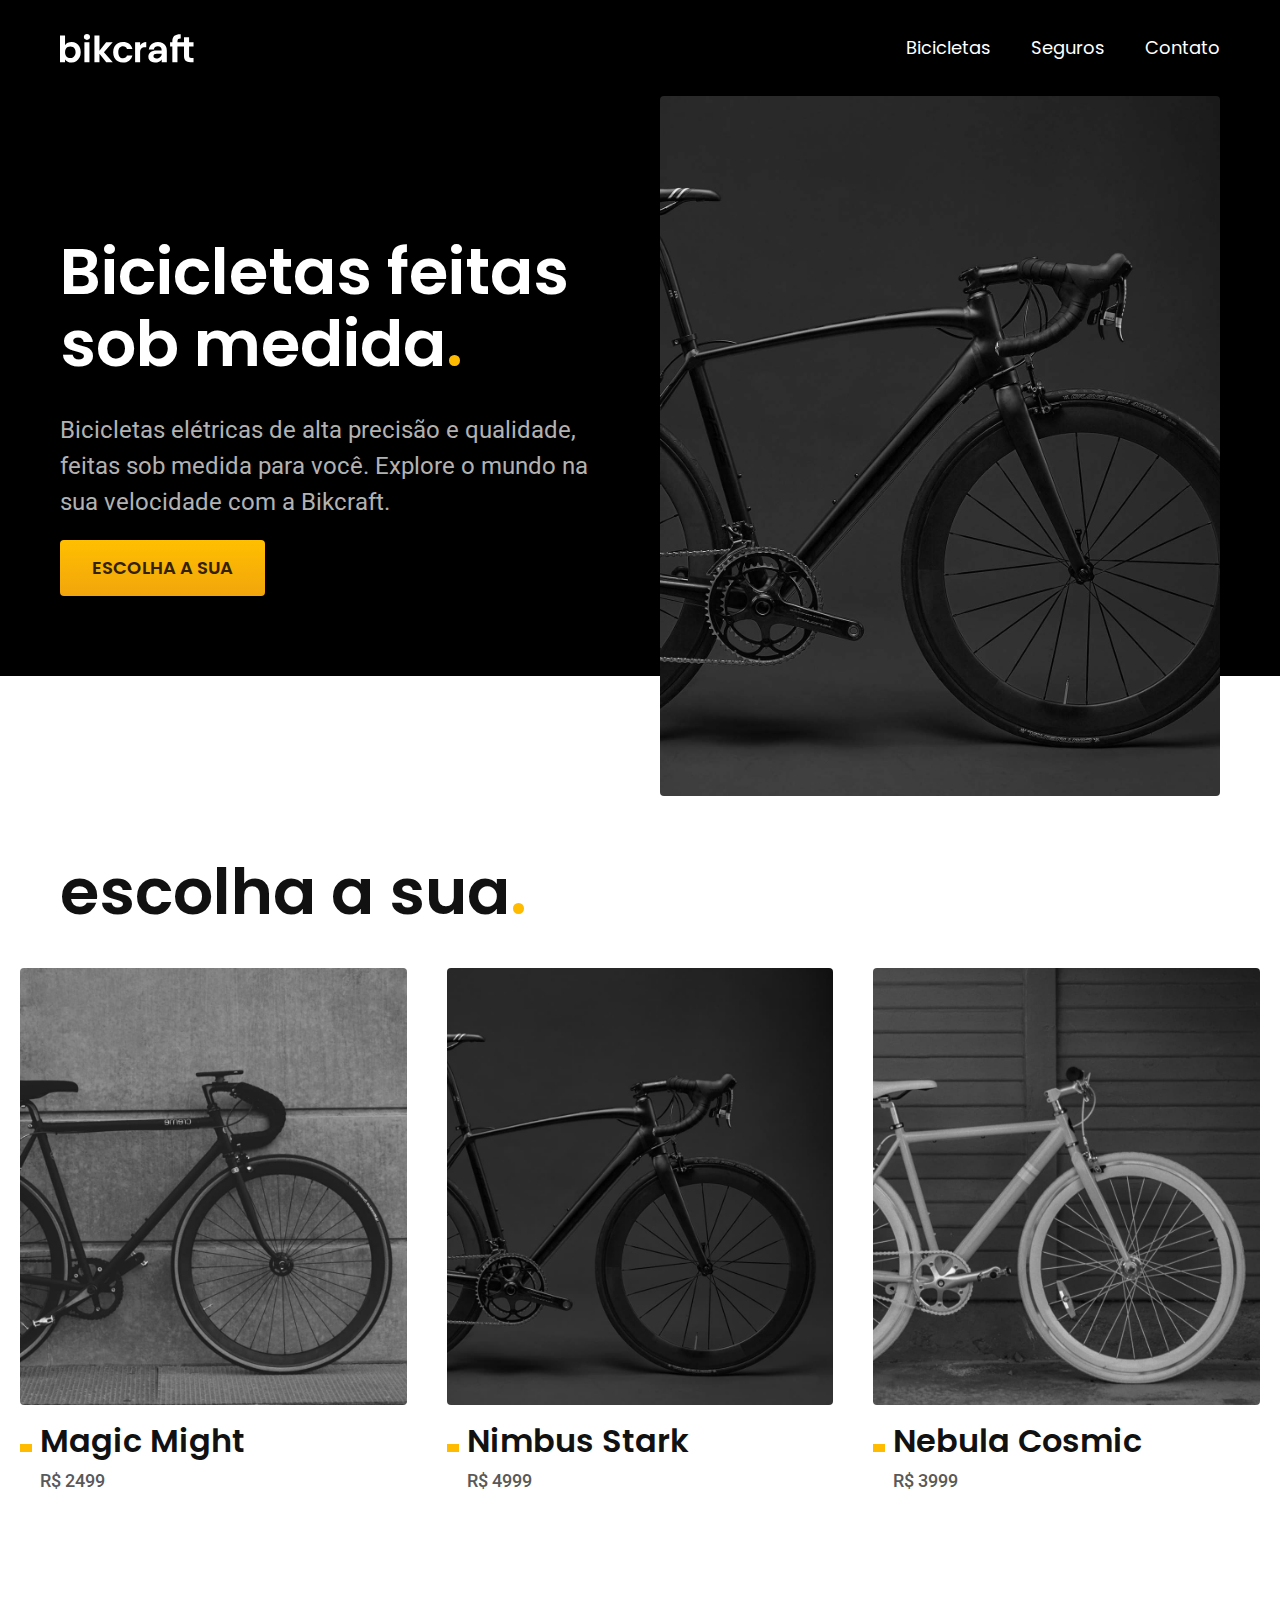
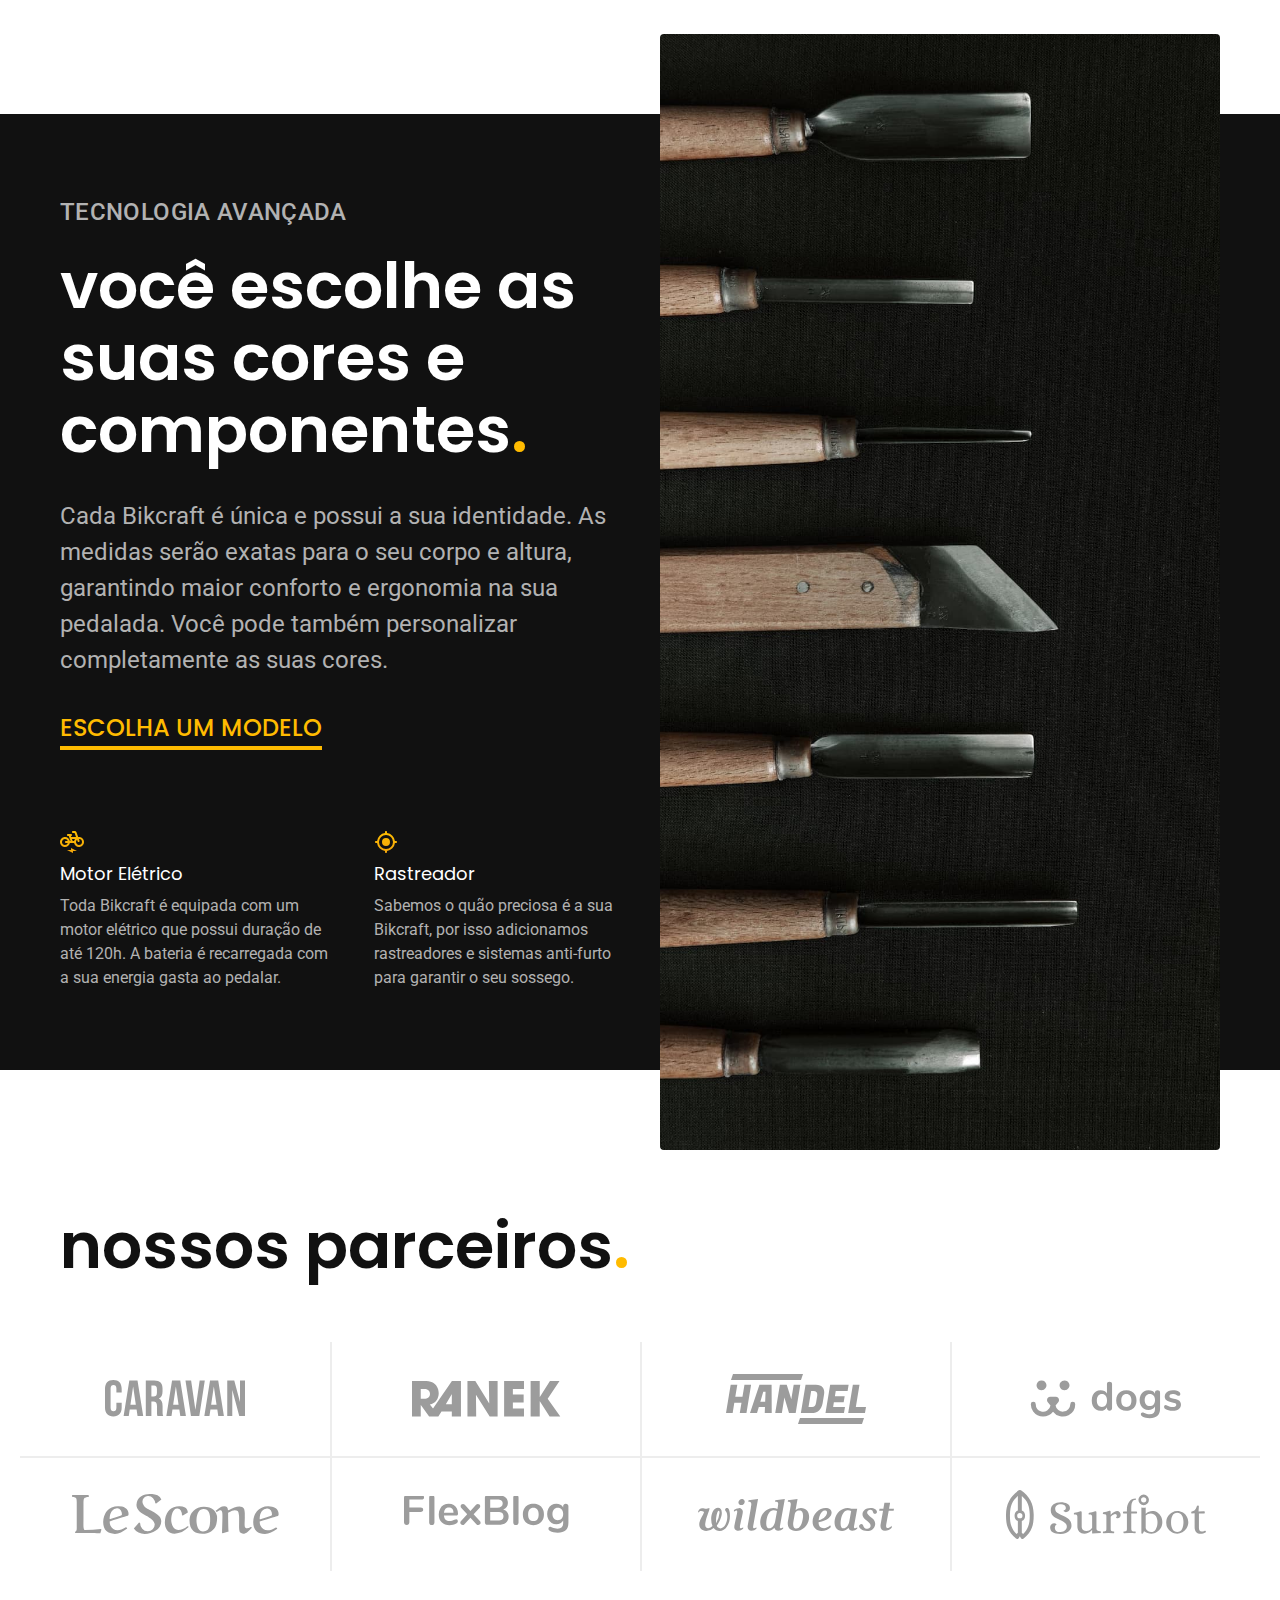
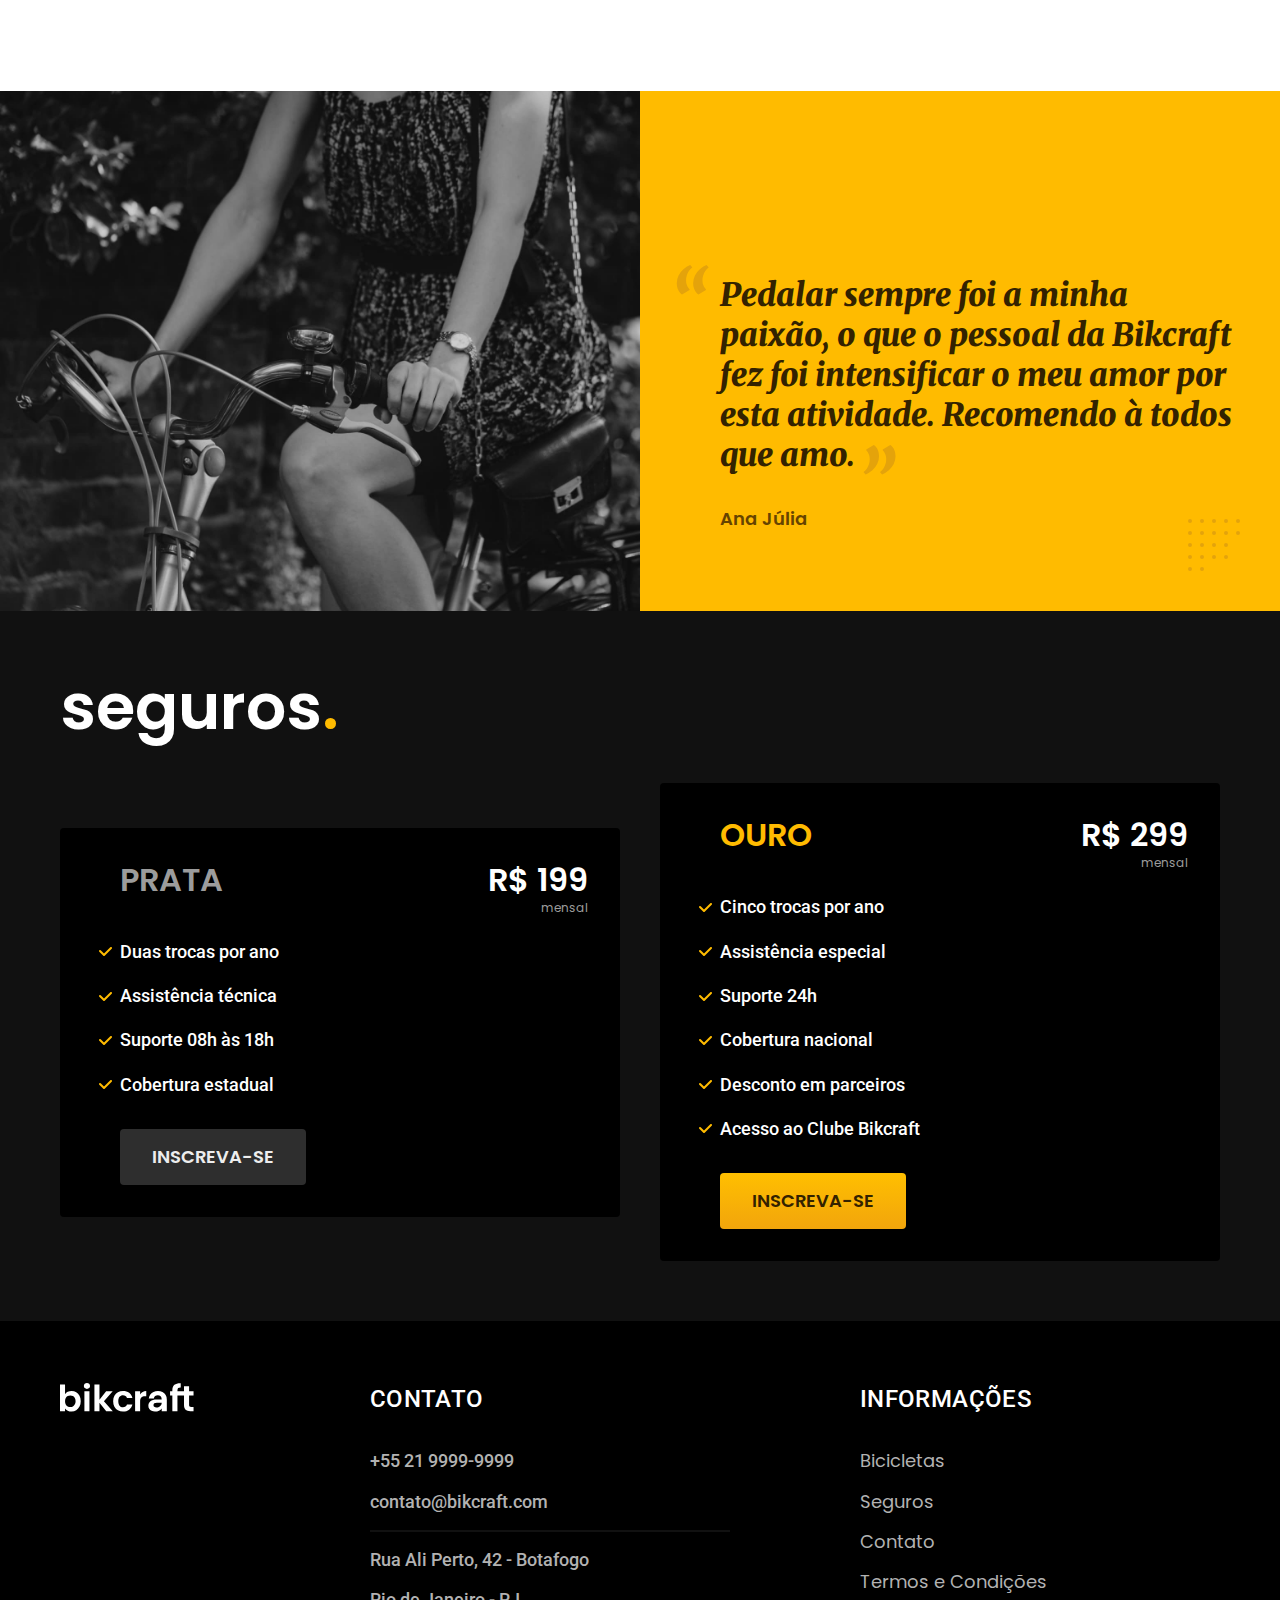
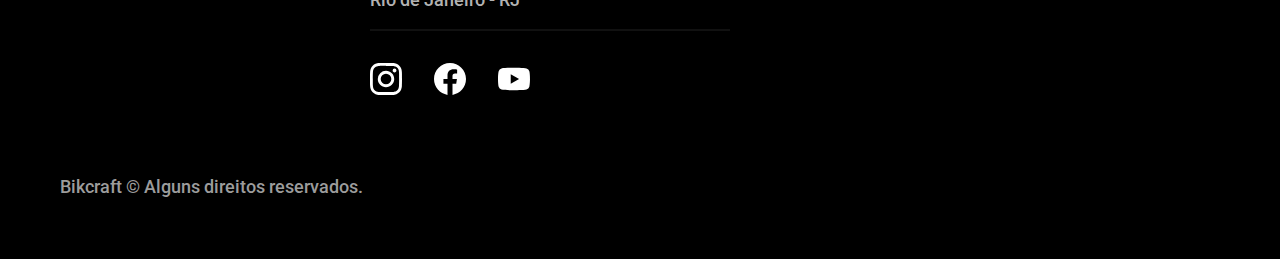
<file: index.html>
<!DOCTYPE html>
<html lang="pt-br">

<head>
  <meta charset="UTF-8">
  <meta name="viewport" content="width=device-width, initial-scale=1.0">

  <title>Bikcraft - Bicicletas Elétricas</title>
  <meta name="description" content="Bicicletas elétricas de alta precisão e qualidade, feitas sob medida para o cliente. Explore o mundo na sua velocidade com a Bikcraft.">

  <link rel="icon" href="./favicon.svg" type="image/svg+xml">
  <link rel="preconnect" href="https://fonts.googleapis.com">
  <link rel="preconnect" href="https://fonts.gstatic.com" crossorigin>
  <link href="https://fonts.googleapis.com/css2?family=Merriweather:ital,wght@1,900&family=Poppins:wght@400;600&family=Roboto:wght@500&display=swap" rel="stylesheet">

  <link rel="preload" href="./css/style.min.css" as="style">
  <link rel="stylesheet" href="./css/style.min.css">

  <script>document.documentElement.classList.add("js");</script>
</head>

<body>
  <header class="header-bg">
    <div class="header container">
      <a href="./">
        <img src="./img/bikcraft.svg" width="136" height="32" alt="Bikcraft">
      </a>

      <nav aria-label="primaria">
        <ul class="header-menu font-1-m cor-0">
          <li><a href="./bicicletas.html">Bicicletas</a></li>
          <li><a href="./seguros.html">Seguros</a></li>
          <li><a href="./contato.html">Contato</a></li>
        </ul>
      </nav>
    </div>
  </header>

  <main class="introducao-bg">
    <div class="introducao container">
      <div class="introducao-conteudo">
        <h1 class="font-1-xxl cor-0 fadeInDown" data-anime="200">Bicicletas feitas sob medida<span class="cor-p1">.</span></h1>
        <p class="font-2-l cor-5 fadeInDown" data-anime="400">Bicicletas elétricas de alta precisão e qualidade, feitas sob medida para você. Explore o mundo na sua velocidade com a Bikcraft.</p>
        <a class="botao fadeInDown" href="./bicicletas.html" data-anime="600">Escolha a sua</a>
      </div>
      <picture class="fadeInDown" data-anime="800">
        <source media="(max-width: 800px)" srcset="./img/bicicletas/nimbus.jpg">
        <img src="./img/fotos/introducao.jpg" width="1280" height="1600" alt="Bicicleta elétrica preta.">
      </picture>
    </div>
  </main>

  <article class="bicicletas-lista">
    <h2 class="container font-1-xxl">escolha a sua<span class="cor-p1">.</span></h2>

    <ul>
      <li>
        <a href="./bicicletas/magic.html">
          <img src="./img/bicicletas/magic-home.jpg" alt="Bicicleta preta" width="920" height="1040">
          <h3 class="font-1-xl">Magic Might</h3>
          <span class="font-2-m cor-8">R$ 2499</span>
        </a>
      </li>
      <li>
        <a href="./bicicletas/nimbus.html">
          <img src="./img/bicicletas/nimbus-home.jpg" alt="Bicicleta preta" width="920" height="1040">
          <h3 class="font-1-xl">Nimbus Stark</h3>
          <span class="font-2-m cor-8">R$ 4999</span>
        </a>
      </li>
      <li>
        <a href="./bicicletas/nebula.html">
          <img src="./img/bicicletas/nebula-home.jpg" alt="Bicicleta preta" width="920" height="1040">
          <h3 class="font-1-xl">Nebula Cosmic</h3>
          <span class="font-2-m cor-8">R$ 3999</span>
        </a>
      </li>
    </ul>
  </article>

  <article class="tecnologia-bg">
    <div class="tecnologia container">
      <div class="tecnologia-conteudo">
        <span class="font-2-l-b cor-5">Tecnologia Avançada</span>
        <h2 class="font-1-xxl cor-0">você escolhe as suas cores e componentes<span class="cor-p1">.</span></h2>
        <p class="font-2-l cor-5">Cada Bikcraft é única e possui a sua identidade. As medidas serão exatas para o seu corpo e altura, garantindo maior conforto e ergonomia na sua pedalada. Você pode também personalizar completamente as suas cores.</p>
        <a class="link" href="./bicicletas.html">Escolha um modelo</a>
        <div class="tecnologia-vantagens">
          <div>
            <img src="./img/icones/eletrica.svg" width="24" height="24" alt="">
            <h3 class="font-1-m cor-0">Motor Elétrico</h3>
            <p class="font-2-s cor-5">Toda Bikcraft é equipada com um motor elétrico que possui duração de até 120h. A bateria é recarregada com a sua energia gasta ao pedalar.</p>
          </div>
          <div>
            <img src="./img/icones/rastreador.svg" width="24" height="24" alt="">
            <h3 class="font-1-m cor-0">Rastreador</h3>
            <p class="font-2-s cor-5">Sabemos o quão preciosa é a sua Bikcraft, por isso adicionamos rastreadores e sistemas anti-furto para garantir o seu sossego.</p>
          </div>
        </div>
      </div>
      <div class="tecnologia-imagem">
        <img src="./img/fotos/tecnologia.jpg" width="1200" height="1920" alt="">
      </div>
    </div>
  </article>

  <section class="parceiros" aria-label="Nossos Parceiros">
    <h2 class="container font-1-xxl">nossos parceiros<span class="cor-p1">.</span></h2>

    <ul>
      <li><img src="./img/parceiros/caravan.svg" alt="Caravan" width="140" height="38"></li>
      <li><img src="./img/parceiros/ranek.svg" alt="Ranek" width="149" height="36"></li>
      <li><img src="./img/parceiros/handel.svg" alt="Handel" width="140" height="50"></li>
      <li><img src="./img/parceiros/dogs.svg" alt="Dogs" width="152" height="39"></li>
      <li><img src="./img/parceiros/lescone.svg" alt="LeScone" width="208" height="41"></li>
      <li><img src="./img/parceiros/flexblog.svg" alt="FlexBlog" width="165" height="38"></li>
      <li><img src="./img/parceiros/wildbeast.svg" alt="Wildbeast" width="196" height="34"></li>
      <li><img src="./img/parceiros/surfbot.svg" alt="Surfbot" width="200" height="49"></li>
    </ul>
  </section>

  <section class="depoimento" aria-label="Depoimento">
    <div>
      <img src="./img/fotos/depoimento.jpg" width="1560" height="1360" alt="Pessoa pedalando uma bicicleta Bikcraft">
    </div>
    <div class="depoimento-conteudo">
      <blockquote class="font-1-xl cor-p5">
        <p>Pedalar sempre foi a minha paixão, o que o pessoal da Bikcraft fez foi intensificar o meu amor por esta atividade. Recomendo à todos que amo.</p>
      </blockquote>
      <span class="font-1-m-b cor-p4">Ana Júlia</span>
    </div>
  </section>

  <article class="seguros-bg">
    <div class="seguros container">
      <h2 class="font-1-xxl cor-0">seguros<span class="cor-p1">.</span></h2>
      <div class="seguros-item">
        <h3 class="font-1-xl cor-6">PRATA</h3>
        <span class="font-1-xl cor-0">R$ 199 <span class="font-1-xs cor-6">mensal</span></span>
        <ul class="font-2-m cor-0">
          <li>Duas trocas por ano</li>
          <li>Assistência técnica</li>
          <li>Suporte 08h às 18h</li>
          <li>Cobertura estadual</li>
        </ul>
        <a class="botao secundario" href="./orcamento.html">Inscreva-se</a>
      </div>

      <div class="seguros-item">
        <h3 class="font-1-xl cor-p1">OURO</h3>
        <span class="font-1-xl cor-0">R$ 299 <span class="font-1-xs cor-6">mensal</span></span>
        <ul class="font-2-m cor-0">
          <li>Cinco trocas por ano</li>
          <li>Assistência especial</li>
          <li>Suporte 24h</li>
          <li>Cobertura nacional</li>
          <li>Desconto em parceiros</li>
          <li>Acesso ao Clube Bikcraft</li>
        </ul>
        <a class="botao" href="./orcamento.html">Inscreva-se</a>
      </div>
    </div>
  </article>

  <footer class="footer-bg">
    <div class="footer container">
      <img src="./img/bikcraft.svg" width="136" height="32" alt="Bikcraft">
      <div class="footer-contato">
        <h3 class="font-2-l-b cor-0">Contato</h3>
        <ul class="font-2-m cor-5">
          <li><a href="tel:+552199999999">+55 21 9999-9999</a></li>
          <li><a href="mailto:contato@bikcraft.com">contato@bikcraft.com</a></li>
          <li>Rua Ali Perto, 42 - Botafogo</li>
          <li>Rio de Janeiro - RJ</li>
        </ul>
        <div class="footer-redes">
          <a href="./">
            <img src="./img/redes/instagram.svg" width="32" height="32" alt="Instagram">
          </a>
          <a href="./">
            <img src="./img/redes/facebook.svg" width="32" height="32" alt="Facebook">
          </a>
          <a href="./">
            <img src="./img/redes/youtube.svg" width="32" height="32" alt="Youtube">
          </a>
        </div>
      </div>
      <div class="footer-informacoes">
        <h3 class="font-2-l-b cor-0">Informações</h3>
        <nav>
          <ul class="font-1-m cor-5">
            <li><a href="./bicicletas.html">Bicicletas</a></li>
            <li><a href="./seguros.html">Seguros</a></li>
            <li><a href="./contato.html">Contato</a></li>
            <li><a href="./termos.html">Termos e Condições</a></li>
          </ul>
        </nav>
      </div>
      <p class="footer-copy font-2-m cor-6">Bikcraft © Alguns direitos reservados.</p>
    </div>
  </footer>

  <!-- A ordem de colocar o plugin é importante / colocar ele primeiro -->
  <script src="./js/simple-anime.js"></script>
  <script src="./js/script.js"></script>
</body>

</html>
</file>
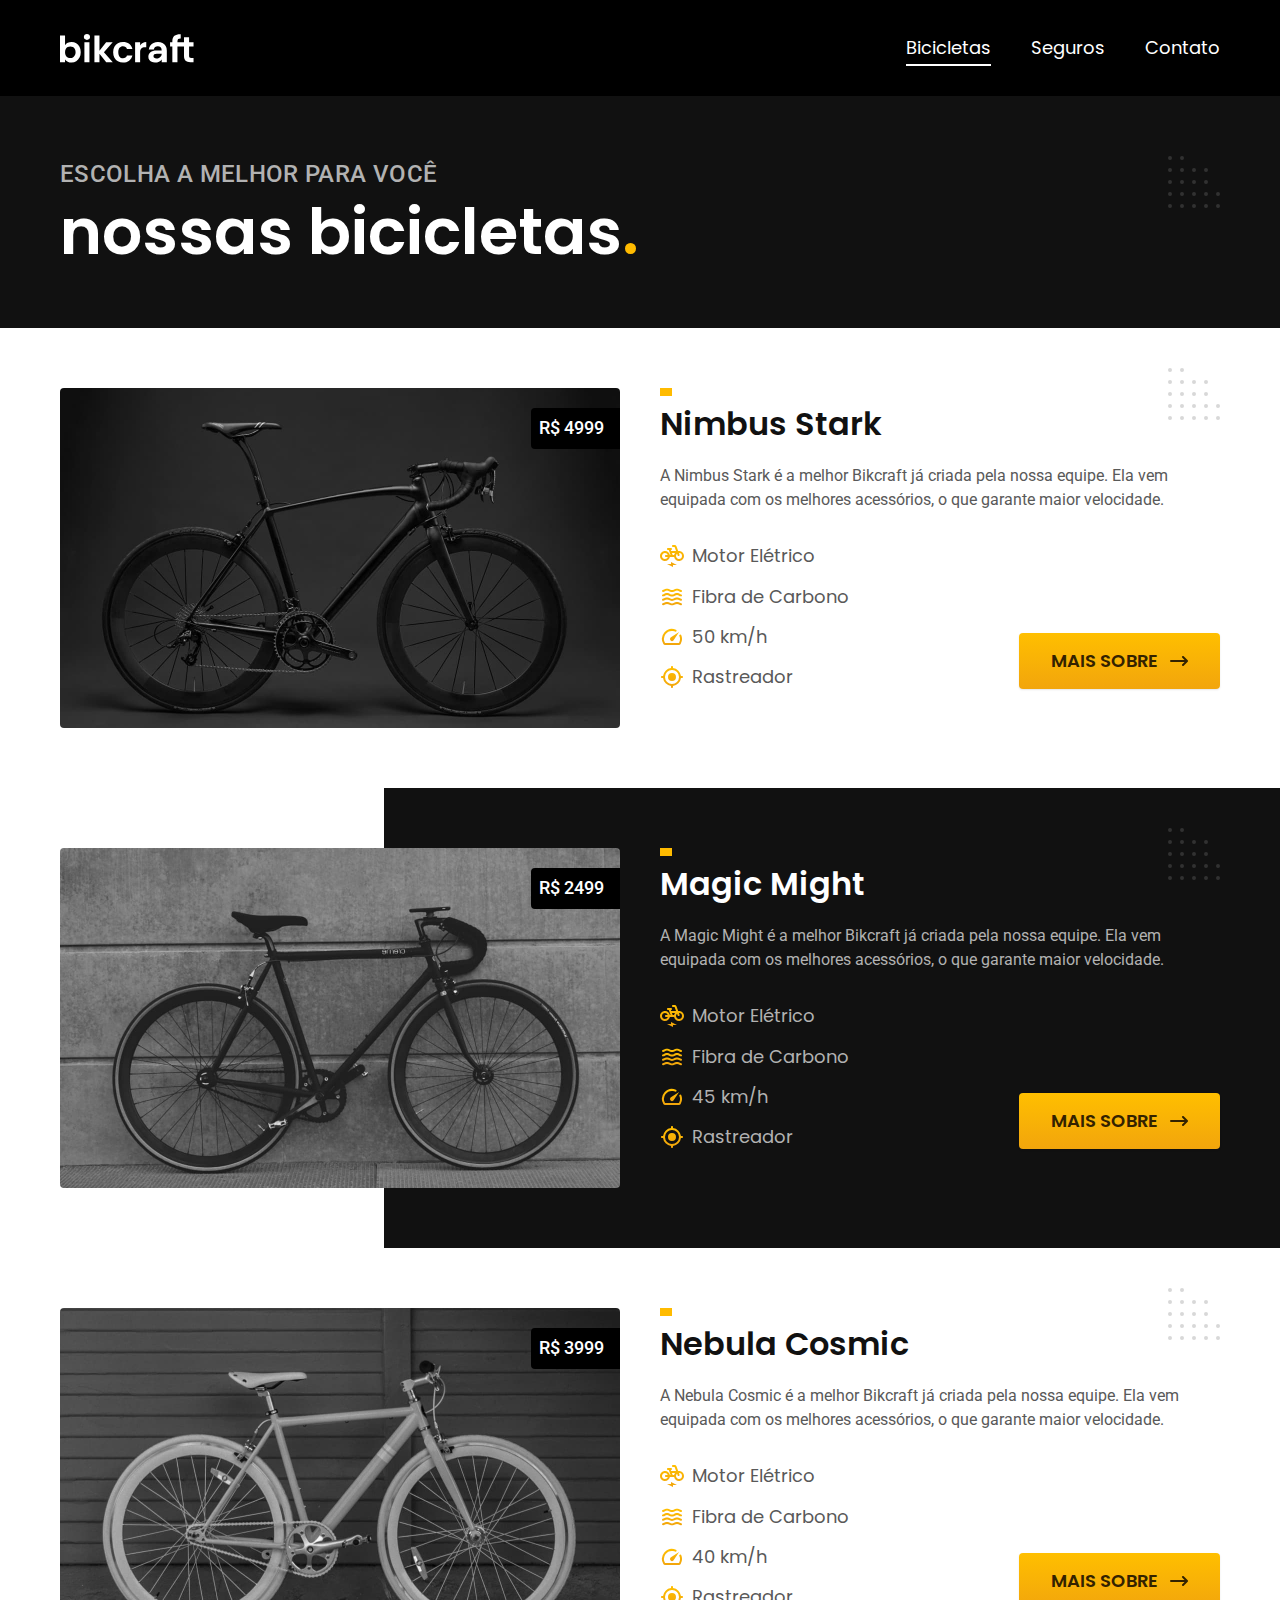
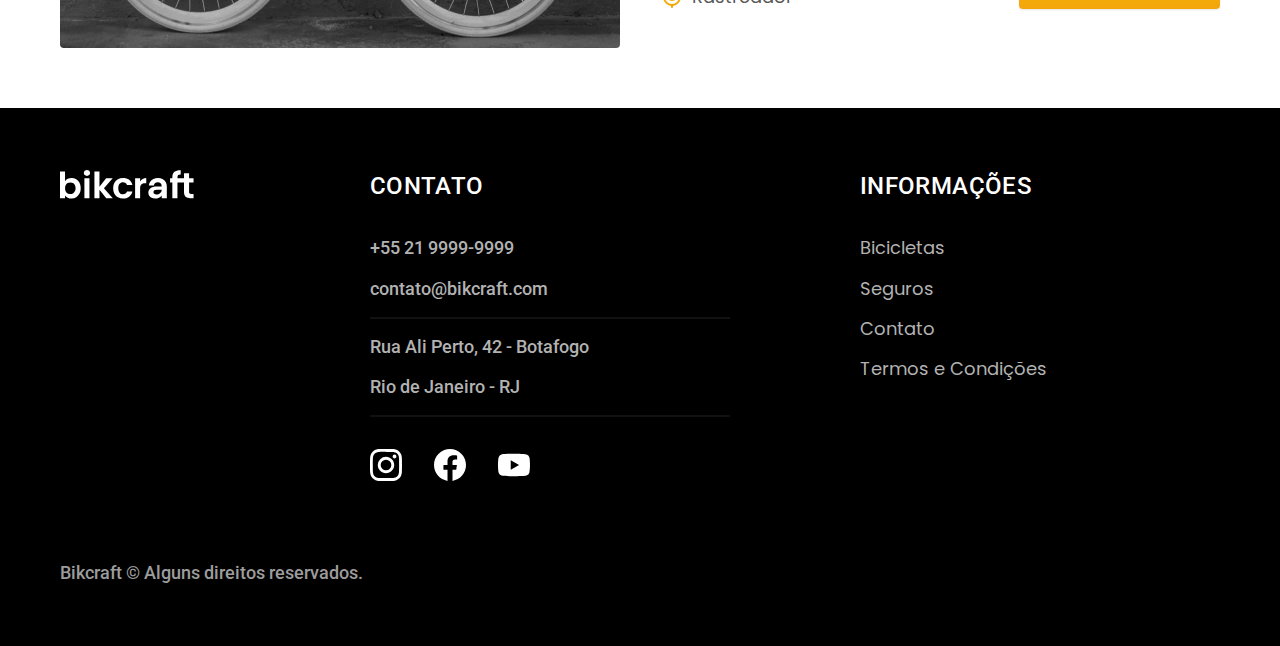
<file: bicicletas.html>
<!DOCTYPE html>
<html lang="pt-br">

<head>
  <meta charset="UTF-8" />
  <meta name="viewport" content="width=device-width, initial-scale=1.0" />

  <title>Bicicletas | Bikcraft</title>
  <meta name="description" content="Bicicletas Bikcraft." />

  <link rel="icon" href="./favicon.svg" type="image/svg+xml">
  <link rel="preconnect" href="https://fonts.googleapis.com">
  <link rel="preconnect" href="https://fonts.gstatic.com" crossorigin>
  <link href="https://fonts.googleapis.com/css2?family=Merriweather:ital,wght@1,900&family=Poppins:wght@400;600&family=Roboto:wght@500&display=swap" rel="stylesheet">

  <link rel="preload" href="./css/style.min.css" as="style">
  <link rel="stylesheet" href="./css/style.min.css" />

  <script>document.documentElement.classList.add("js");</script>
</head>

<body id="bicicletas">
  <header class="header-bg">
    <div class="header container">
      <a href="./">
        <img src="./img/bikcraft.svg" width="136" height="32" alt="Bikcraft" />
      </a>

      <nav aria-label="primaria">
        <ul class="header-menu font-1-m cor-0">
          <li><a href="./bicicletas.html">Bicicletas</a></li>
          <li><a href="./seguros.html">Seguros</a></li>
          <li><a href="./contato.html">Contato</a></li>
        </ul>
      </nav>
    </div>
  </header>

  <main>
    <div class="titulo-bg">
      <div class="titulo container fadeInDown" data-anime="200">
        <p class="font-2-l-b cor-5">Escolha a melhor para você</p>
        <h1 class="font-1-xxl cor-0">nossas bicicletas<span class="cor-p1">.</span></h1>
      </div>
    </div>

    <!-- Nimbus -->
    <div class="bicicletas container">
      <div class="bicicletas-imagem fadeInDown" data-anime="600">
        <img src="./img/bicicletas/nimbus.jpg" width="1120" height="680" alt="Bicicleta preta">
        <span class="font-2-m cor-0">R$ 4999</span>
      </div>
      <div class="bicicletas-conteudo fadeInDown" data-anime="400">
        <h2 class="font-1-xl">Nimbus Stark</h2>
        <p class="font-2-s cor-8">A Nimbus Stark é a melhor Bikcraft já criada pela nossa equipe. Ela vem equipada com
          os melhores acessórios, o que garante maior velocidade.</p>
        <ul class="font-1-m cor-8">
          <li>
            <img src="./img/icones/eletrica.svg" width="24" height="24" alt="">
            Motor Elétrico
          </li>
          <li>
            <img src="./img/icones/carbono.svg" width="24" height="24" alt="">
            Fibra de Carbono
          </li>
          <li>
            <img src="./img/icones/velocidade.svg" width="24" height="24" alt="">
            50 km/h
          </li>
          <li>
            <img src="./img/icones/rastreador.svg" width="24" height="24" alt="">
            Rastreador
          </li>
        </ul>
        <a class="botao seta" href="./bicicletas/nimbus.html">Mais Sobre</a>
      </div>
    </div>

    <!-- Magic Might -->
    <div class="bicicletas-bg fadeInDown" data-anime="700">
      <div class="bicicletas container">
        <div class="bicicletas-imagem">
          <img src="./img/bicicletas/magic.jpg" width="1120" height="680" alt="Bicicleta preta">
          <span class="font-2-m cor-0">R$ 2499</span>
        </div>
        <div class="bicicletas-conteudo">
          <h2 class="font-1-xl cor-0">Magic Might</h2>
          <p class="font-2-s cor-5">A Magic Might é a melhor Bikcraft já criada pela nossa equipe. Ela vem equipada com
            os melhores acessórios, o que garante maior velocidade.</p>
          <ul class="font-1-m cor-5">
            <li>
              <img src="./img/icones/eletrica.svg" width="24" height="24" alt="">
              Motor Elétrico
            </li>
            <li>
              <img src="./img/icones/carbono.svg" width="24" height="24" alt="">
              Fibra de Carbono
            </li>
            <li>
              <img src="./img/icones/velocidade.svg" width="24" height="24" alt="">
              45 km/h
            </li>
            <li>
              <img src="./img/icones/rastreador.svg" width="24" height="24" alt="">
              Rastreador
            </li>
          </ul>
          <a class="botao seta" href="./bicicletas/magic.html">Mais Sobre</a>
        </div>
      </div>
    </div>

    <!-- Nebula Cosmic -->
    <div class="bicicletas container fadeInDown" data-anime="700">
      <div class="bicicletas-imagem">
        <img src="./img/bicicletas/nebula.jpg" width="1120" height="680" alt="Bicicleta preta">
        <span class="font-2-m cor-0">R$ 3999</span>
      </div>
      <div class="bicicletas-conteudo">
        <h2 class="font-1-xl">Nebula Cosmic</h2>
        <p class="font-2-s cor-8">A Nebula Cosmic é a melhor Bikcraft já criada pela nossa equipe. Ela vem equipada com
          os melhores acessórios, o que garante maior velocidade.</p>
        <ul class="font-1-m cor-8">
          <li>
            <img src="./img/icones/eletrica.svg" width="24" height="24" alt="">
            Motor Elétrico
          </li>
          <li>
            <img src="./img/icones/carbono.svg" width="24" height="24" alt="">
            Fibra de Carbono
          </li>
          <li>
            <img src="./img/icones/velocidade.svg" width="24" height="24" alt="">
            40 km/h
          </li>
          <li>
            <img src="./img/icones/rastreador.svg" width="24" height="24" alt="">
            Rastreador
          </li>
        </ul>
        <a class="botao seta" href="./bicicletas/nebula.html">Mais Sobre</a>
      </div>
    </div>
  </main>

  <footer class="footer-bg">
    <div class="footer container">
      <img src="./img/bikcraft.svg" width="136" height="32" alt="Bikcraft">
      <div class="footer-contato">
        <h3 class="font-2-l-b cor-0">Contato</h3>
        <ul class="font-2-m cor-5">
          <li><a href="tel:+552199999999">+55 21 9999-9999</a></li>
          <li><a href="mailto:contato@bikcraft.com">contato@bikcraft.com</a></li>
          <li>Rua Ali Perto, 42 - Botafogo</li>
          <li>Rio de Janeiro - RJ</li>
        </ul>
        <div class="footer-redes">
          <a href="../">
            <img src="../img/redes/instagram.svg" width="32" height="32" alt="Instagram">
          </a>
          <a href="../">
            <img src="../img/redes/facebook.svg" width="32" height="32" alt="Facebook">
          </a>
          <a href="../">
            <img src="../img/redes/youtube.svg" width="32" height="32" alt="Youtube">
          </a>
        </div>
      </div>
      <div class="footer-informacoes">
        <h3 class="font-2-l-b cor-0">Informações</h3>
        <nav>
          <ul class="font-1-m cor-5">
            <li><a href="./bicicletas.html">Bicicletas</a></li>
            <li><a href="./seguros.html">Seguros</a></li>
            <li><a href="./contato.html">Contato</a></li>
            <li><a href="./termos.html">Termos e Condições</a></li>
          </ul>
        </nav>
      </div>
      <p class="footer-copy font-2-m cor-6">Bikcraft © Alguns direitos reservados.</p>
    </div>
  </footer>

  <script src="./js/simple-anime.js"></script>
  <script src="./js/script.js"></script>
</body>

</html>
</file>
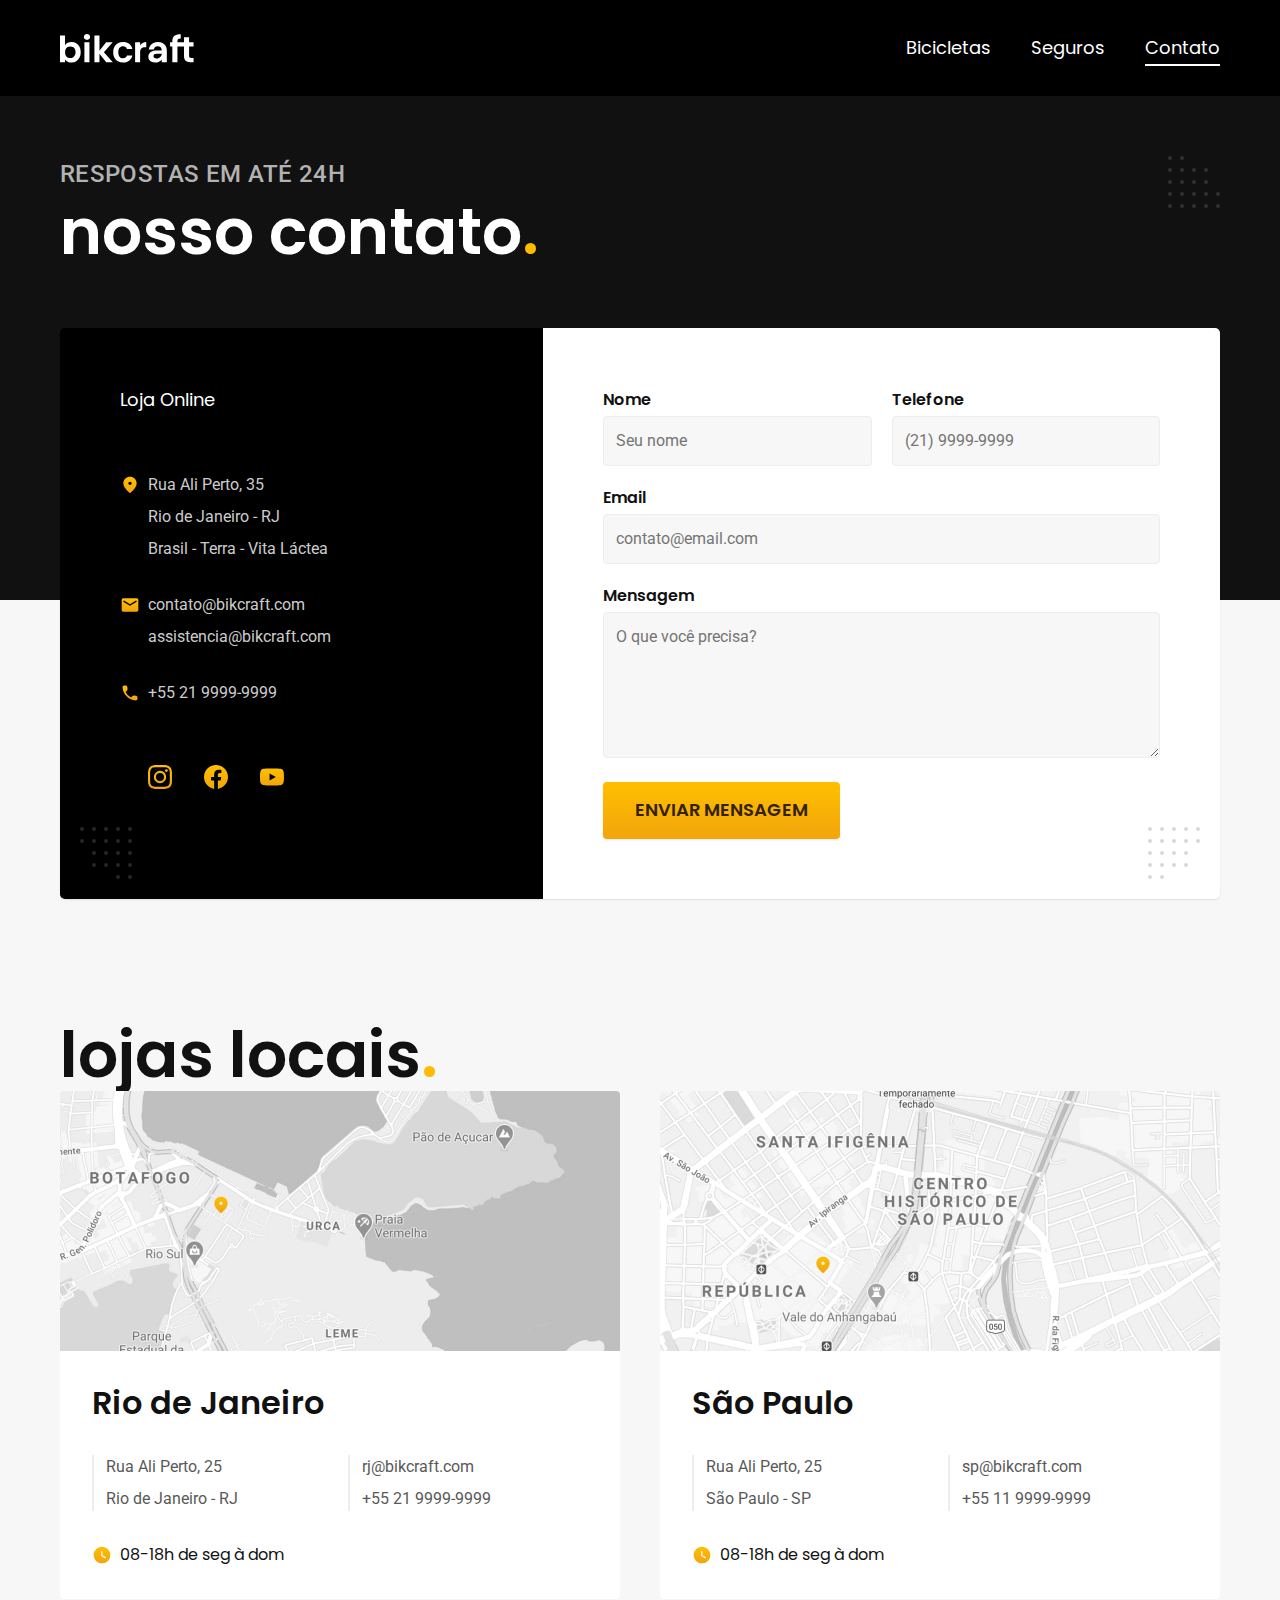
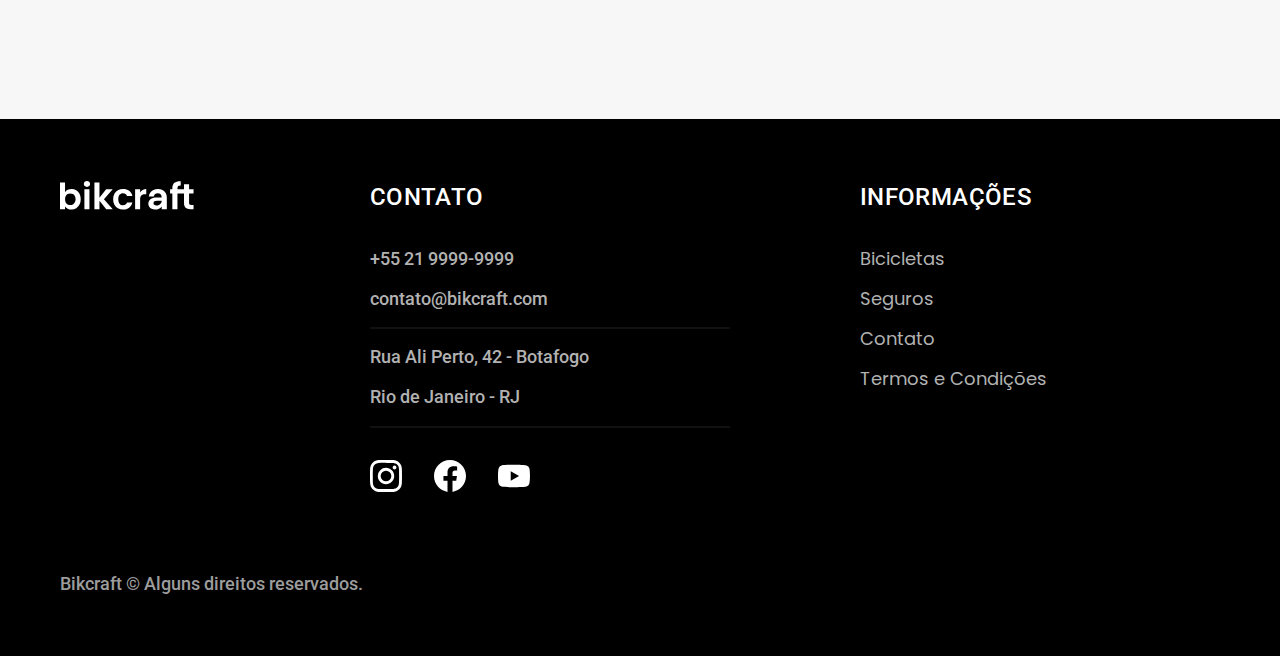
<file: contato.html>
<!DOCTYPE html>
<html lang="pt-br">

<head>
  <meta charset="UTF-8">
  <meta name="viewport" content="width=device-width, initial-scale=1.0">

  <title>Contato | Bikcraft</title>
  <meta name="description" content="Contato.">

  <link rel="icon" href="./favicon.svg" type="image/svg+xml">
  <link rel="preconnect" href="https://fonts.googleapis.com">
  <link rel="preconnect" href="https://fonts.gstatic.com" crossorigin>
  <link href="https://fonts.googleapis.com/css2?family=Merriweather:ital,wght@1,900&family=Poppins:wght@400;600&family=Roboto:wght@500&display=swap" rel="stylesheet">


  <link rel="preload" href="./css/style.min.css" as="style">
  <link rel="stylesheet" href="./css/style.min.css">

  <script>document.documentElement.classList.add("js");</script>
</head>

<body id="contato">
  <header class="header-bg">
    <div class="header container">
      <a href="./">
        <img src="./img/bikcraft.svg" width="136" height="32" alt="Bikcraft">
      </a>

      <nav aria-label="primaria">
        <ul class="header-menu font-1-m cor-0">
          <li><a href="./bicicletas.html">Bicicletas</a></li>
          <li><a href="./seguros.html">Seguros</a></li>
          <li><a href="./contato.html">Contato</a></li>
        </ul>
      </nav>
    </div>
  </header>

  <main>
    <div class="titulo-bg">
      <div class="titulo container fadeInDown" data-anime="200">
        <p class="font-2-l-b cor-5">Respostas em até 24h</p>
        <h1 class="font-1-xxl cor-0">nosso contato<span class="cor-p1">.</span></h1>
      </div>
    </div>

    <div class="contato container fadeInDown" data-anime="400">
      <section class="contato-dados" aria-label="Endereço">
        <h2 class="font-1-m cor-0">Loja Online</h2>
        <div class="contato-endereco font-2-s cor-4">
          <p>Rua Ali Perto, 35</p>
          <p>Rio de Janeiro - RJ</p>
          <p>Brasil - Terra - Vita Láctea</p>
        </div>
        <address class="contato-meios font-2-s cor-4">
          <a href="mailto:contato@bikcraft.com">contato@bikcraft.com</a>
          <a href="mailto:assistencia@bikcraft.com">assistencia@bikcraft.com</a>
          <a href="tel:+552199999999">+55 21 9999-9999</a>
        </address>
        <div class="contato-redes">
          <a href="./">
            <img src="./img/redes/instagram-p.svg" width="24" height="24" alt="Instagram">
          </a>
          <a href="./">
            <img src="./img/redes/facebook-p.svg" width="24" height="24" alt="Facebook">
          </a>
          <a href="./">
            <img src="./img/redes/youtube-p.svg" width="24" height="24" alt="Youtube">
          </a>
        </div>
      </section>
      <section class="contato-formulario" aria-label="Formulário">
        <form class="form" action="./contato.html">
          <div>
            <label for="nome">Nome</label>
            <input type="text" id="nome" name="nome" placeholder="Seu nome">
          </div>
          <div>
            <label for="telefone">Telefone</label>
            <input type="text" id="telefone" name="telefone" placeholder="(21) 9999-9999">
          </div>
          <div class="col-2">
            <label for="email">Email</label>
            <input type="email" id="email" name="email" placeholder="contato@email.com">
          </div>
          <div class="col-2">
            <label for="mensagem">Mensagem</label>
            <textarea rows="5" id="mensagem" name="mensagem" placeholder="O que você precisa?"></textarea>
          </div>
          <button class="botao col-2">Enviar Mensagem</button>
        </form>
      </section>
    </div>
  </main>

  <article class="lojas container">
    <h2 class="font-1-xxl">lojas locais<span class="cor-p1">.</span></h2>
    <div class="lojas-item">
      <img src="./img/lojas/rj.jpg" width="1120" height="520" alt="mapa marcando o endereço em Rua Ali Perto, 25 - Rio de Janeiro - RJ">
      <div class="lojas-conteudo">
        <h3 class="font-1-xl">Rio de Janeiro</h3>
        <div class="lojas-dados font-2-s cor-8">
          <p>Rua Ali Perto, 25</p>
          <p>Rio de Janeiro - RJ</p>
        </div>
        <div class="lojas-dados font-2-s cor-8">
          <a href="mailto:rj@bikcraft.com">rj@bikcraft.com</a>
          <a href="tel:+552199999999">+55 21 9999-9999</a>
        </div>
        <p class="lojas-tempo font-1-s"><img src="./img/icones/horario.svg" width="20" height="20" alt="">08-18h de seg à dom</p>
      </div>
    </div>

    <div class="lojas-item">
      <img src="./img/lojas/sp.jpg" width="1120" height="520" alt="mapa marcando o endereço em Rua Ali Perto, 25 - São Paulo - SP">
      <div class="lojas-conteudo">
        <h3 class="font-1-xl">São Paulo</h3>
        <div class="lojas-dados font-2-s cor-8">
          <p>Rua Ali Perto, 25</p>
          <p>São Paulo - SP</p>
        </div>
        <div class="lojas-dados font-2-s cor-8">
          <a href="mailto:sp@bikcraft.com">sp@bikcraft.com</a>
          <a href="tel:+551199999999">+55 11 9999-9999</a>
        </div>
        <p class="lojas-tempo font-1-s"><img src="./img/icones/horario.svg" width="20" height="20" alt="">08-18h de seg à dom</p>
      </div>
    </div>
  </article>

  <footer class="footer-bg">
    <div class="footer container">
      <img src="./img/bikcraft.svg" width="136" height="32" alt="Bikcraft">
      <div class="footer-contato">
        <h3 class="font-2-l-b cor-0">Contato</h3>
        <ul class="font-2-m cor-5">
          <li><a href="tel:+552199999999">+55 21 9999-9999</a></li>
          <li><a href="mailto:contato@bikcraft.com">contato@bikcraft.com</a></li>
          <li>Rua Ali Perto, 42 - Botafogo</li>
          <li>Rio de Janeiro - RJ</li>
        </ul>
        <div class="footer-redes">
          <a href="../">
            <img src="../img/redes/instagram.svg" width="32" height="32" alt="Instagram">
          </a>
          <a href="../">
            <img src="../img/redes/facebook.svg" width="32" height="32" alt="Facebook">
          </a>
          <a href="../">
            <img src="../img/redes/youtube.svg" width="32" height="32" alt="Youtube">
          </a>
        </div>
      </div>
      <div class="footer-informacoes">
        <h3 class="font-2-l-b cor-0">Informações</h3>
        <nav>
          <ul class="font-1-m cor-5">
            <li><a href="./bicicletas.html">Bicicletas</a></li>
            <li><a href="./seguros.html">Seguros</a></li>
            <li><a href="./contato.html">Contato</a></li>
            <li><a href="./termos.html">Termos e Condições</a></li>
          </ul>
        </nav>
      </div>
      <p class="footer-copy font-2-m cor-6">Bikcraft © Alguns direitos reservados.</p>
    </div>
  </footer>

  <script src="./js/simple-anime.js"></script>
  <script src="./js/script.js"></script>
</body>

</html>
</file>
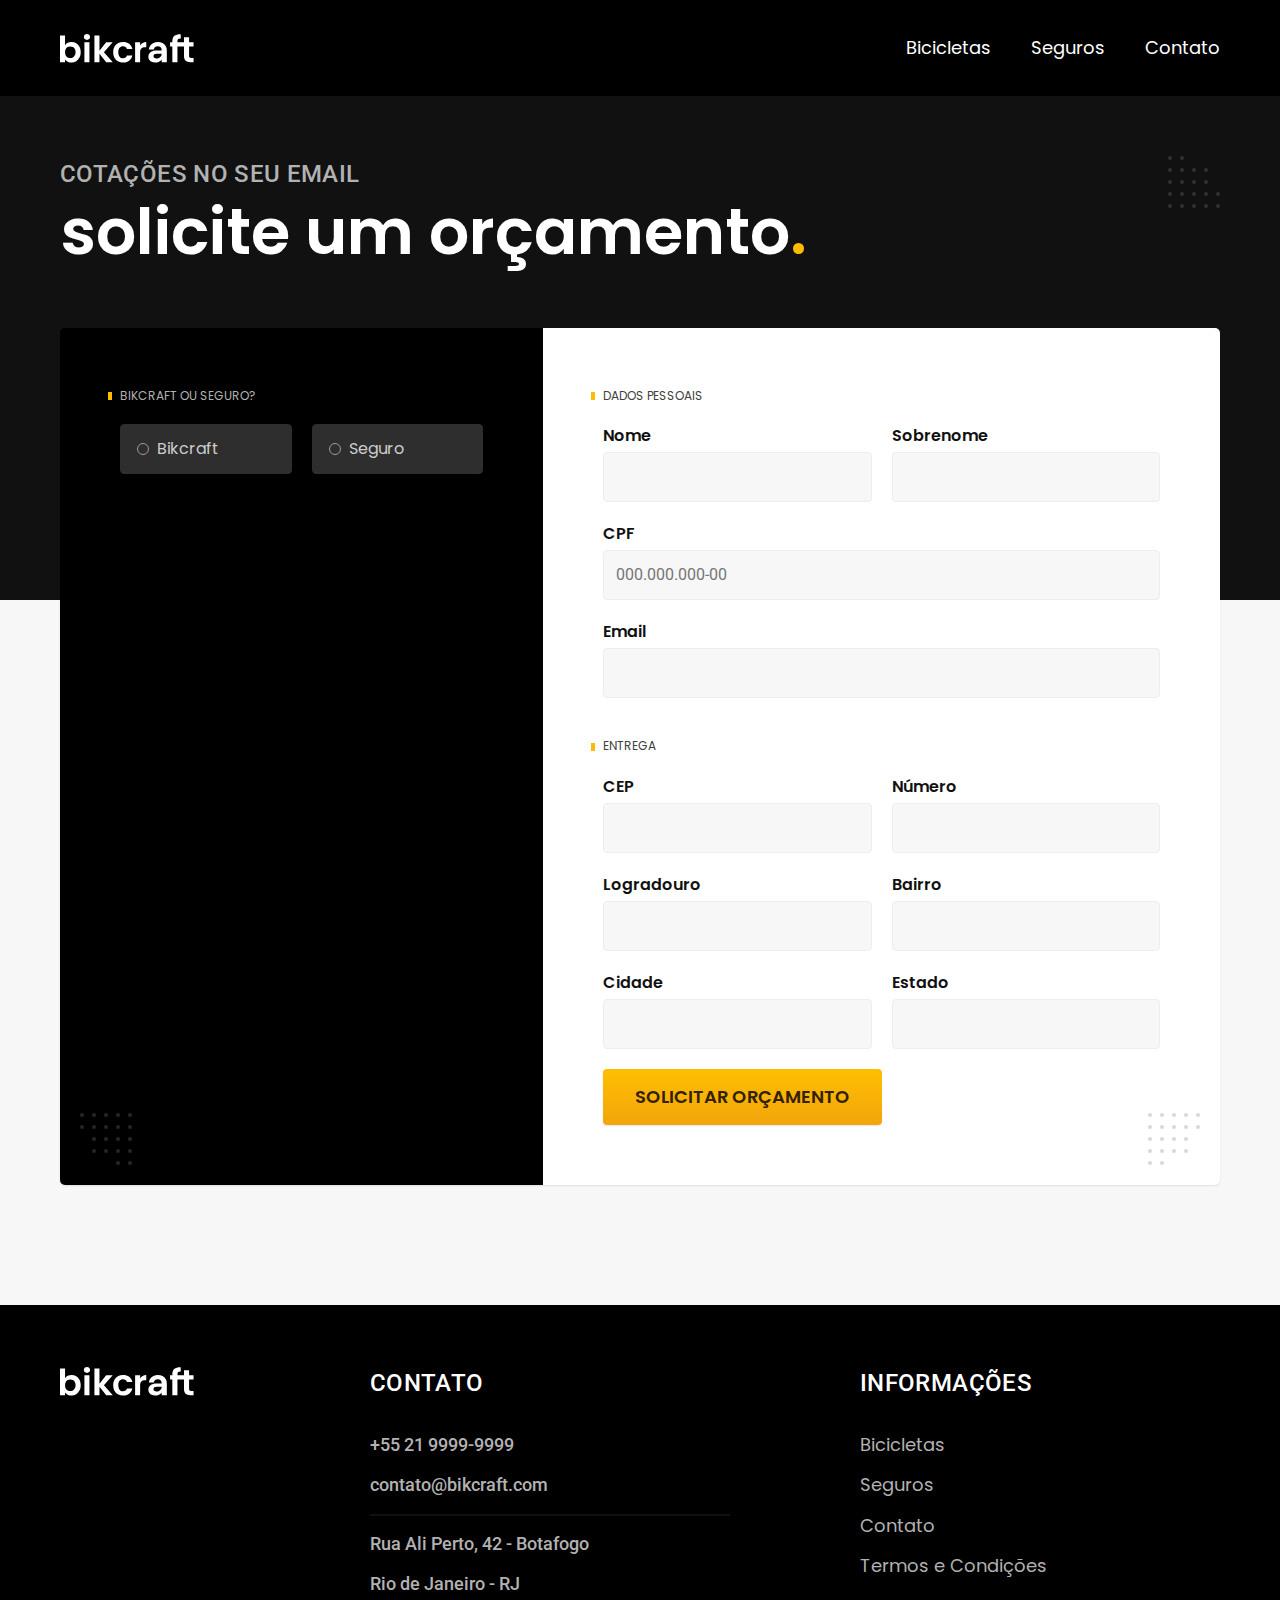
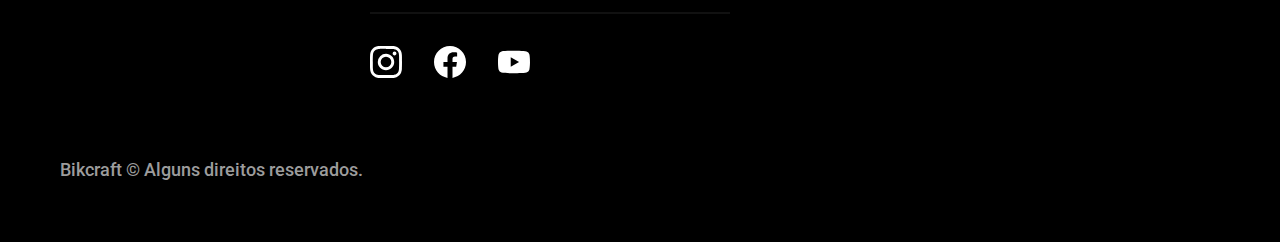
<file: orcamento.html>
<!DOCTYPE html>
<html lang="pt-br">

<head>
  <meta charset="UTF-8">
  <meta name="viewport" content="width=device-width, initial-scale=1.0">

  <title>Orçamento | Bikcraft</title>
  <meta name="description" content="Orçamento.">

  <link rel="icon" href="./favicon.svg" type="image/svg+xml">
  <link rel="preconnect" href="https://fonts.googleapis.com">
  <link rel="preconnect" href="https://fonts.gstatic.com" crossorigin>
  <link href="https://fonts.googleapis.com/css2?family=Merriweather:ital,wght@1,900&family=Poppins:wght@400;600&family=Roboto:wght@500&display=swap" rel="stylesheet">


  <link rel="preload" href="./css/style.min.css" as="style">
  <link rel="stylesheet" href="./css/style.min.css">

  <script>document.documentElement.classList.add("js");</script>
</head>

<body id="orcamento">
  <header class="header-bg">
    <div class="header container">
      <a href="./">
        <img src="./img/bikcraft.svg" width="136" height="32" alt="Bikcraft">
      </a>

      <nav aria-label="primaria">
        <ul class="header-menu font-1-m cor-0">
          <li><a href="./bicicletas.html">Bicicletas</a></li>
          <li><a href="./seguros.html">Seguros</a></li>
          <li><a href="./contato.html">Contato</a></li>
        </ul>
      </nav>
    </div>
  </header>

  <main>
    <div class="titulo-bg">
      <div class="titulo container fadeInDown" data-anime="200">
        <p class="font-2-l-b cor-5">Cotações no seu email</p>
        <h1 class="font-1-xxl cor-0">solicite um orçamento<span class="cor-p1">.</span></h1>
      </div>
    </div>

    <form class="orcamento container" action="./orcamento.html">
      <div class="orcamento-produto fadeInDown" data-anime="300">
        <h2 class="font-1-xs cor-5">Bikcraft ou Seguro?</h2>

        <input type="radio" name="tipo" value="bikcraft" id="bikcraft">
        <label for="bikcraft">Bikcraft</label>

        <input type="radio" name="tipo" value="seguro" id="seguro">
        <label for="seguro">Seguro</label>

        <div class="orcamento-conteudo" id="orcamento-bikcraft">
          <h2 class="font-1-xs cor-5">Escolha a sua</h2>

          <input type="radio" name="produto" value="nimbus" id="nimbus">
          <label for="nimbus">Nimbus Stark <span>R$ 4999</span></label>
          <div class="orcamento-detalhes">
            <ul class="font-1-xs cor-8">
              <li><img src="./img/icones/eletrica.svg" width="24" height="24" alt=""> Motor Elétrico</li>
              <li><img src="./img/icones/carbono.svg" width="24" height="24" alt=""> Fibra de Carbono</li>
              <li><img src="./img/icones/velocidade.svg" width="24" height="24" alt=""> 50 km/h</li>
              <li><img src="./img/icones/rastreador.svg" width="24" height="24" alt=""> Rastreador</li>
            </ul>
            <img src="./img/bicicletas/nimbus.jpg" width="1120" height="680" alt="Bicicleta preta">
          </div>

          <input type="radio" name="produto" value="magic" id="magic">
          <label for="magic">Magic Might <span>R$ 2499</span></label>
          <div class="orcamento-detalhes">
            <ul class="font-1-xs cor-8">
              <li><img src="./img/icones/eletrica.svg" width="24" height="24" alt=""> Motor Elétrico</li>
              <li><img src="./img/icones/carbono.svg" width="24" height="24" alt=""> Fibra de Carbono</li>
              <li><img src="./img/icones/velocidade.svg" width="24" height="24" alt=""> 45 km/h</li>
              <li><img src="./img/icones/rastreador.svg" width="24" height="24" alt=""> Rastreador</li>
            </ul>
            <img src="./img/bicicletas/magic.jpg" width="1120" height="680" alt="Bicicleta preta">
          </div>

          <input type="radio" name="produto" value="nebula" id="nebula">
          <label for="nebula">Nebula Cosmic <span>R$ 3999</span></label>
          <div class="orcamento-detalhes">
            <ul class="font-1-xs cor-8">
              <li><img src="./img/icones/eletrica.svg" width="24" height="24" alt=""> Motor Elétrico</li>
              <li><img src="./img/icones/carbono.svg" width="24" height="24" alt=""> Fibra de Carbono</li>
              <li><img src="./img/icones/velocidade.svg" width="24" height="24" alt=""> 40 km/h</li>
              <li><img src="./img/icones/rastreador.svg" width="24" height="24" alt=""> Rastreador</li>
            </ul>
            <img src="./img/bicicletas/nebula.jpg" width="1120" height="680" alt="Bicicleta branca">
          </div>

        </div>

        <div class="orcamento-conteudo" id="orcamento-seguro">
          <h2 class="font-1-xs cor-5">Escolha o plano</h2>

          <input type="radio" name="produto" value="prata" id="prata">
          <label for="prata">Prata <span>R$ 199</span></label>

          <input type="radio" name="produto" value="ouro" id="ouro">
          <label for="ouro">Ouro <span>R$ 299</span></label>
        </div>
      </div>
      <div class="orcamento-dados form fadeInDown" data-anime="400">
        <h2 class="font-1-xs cor-9 col-2">dados pessoais</h2>
        <div>
          <label for="nome">Nome</label>
          <input type="text" id="nome" name="nome">
        </div>
        <div>
          <label for="sobrenome">Sobrenome</label>
          <input type="text" id="sobrenome" name="sobrenome">
        </div>
        <div class="col-2">
          <label for="cpf">CPF</label>
          <input type="text" id="cpf" name="cpf" placeholder="000.000.000-00">
        </div>
        <div class="col-2">
          <label for="email">Email</label>
          <input type="email" id="email" name="email">
        </div>
        <h2 class="font-1-xs cor-9 col-2">entrega</h2>
        <div>
          <label for="cep">CEP</label>
          <input type="text" id="cep" name="cep">
        </div>
        <div>
          <label for="numero">Número</label>
          <input type="text" id="numero" name="numero">
        </div>
        <div>
          <label for="logradouro">Logradouro</label>
          <input type="text" id="logradouro" name="logradouro">
        </div>
        <div>
          <label for="bairro">Bairro</label>
          <input type="text" id="bairro" name="bairro">
        </div>
        <div>
          <label for="cidade">Cidade</label>
          <input type="text" id="cidade" name="cidade">
        </div>
        <div>
          <label for="estado">Estado</label>
          <input type="text" id="estado" name="estado">
        </div>
        <button class="botao col-2">Solicitar Orçamento</button>
      </div>
    </form>
  </main>

  <footer class="footer-bg">
    <div class="footer container">
      <img src="./img/bikcraft.svg" width="136" height="32" alt="Bikcraft">
      <div class="footer-contato">
        <h3 class="font-2-l-b cor-0">Contato</h3>
        <ul class="font-2-m cor-5">
          <li><a href="tel:+552199999999">+55 21 9999-9999</a></li>
          <li><a href="mailto:contato@bikcraft.com">contato@bikcraft.com</a></li>
          <li>Rua Ali Perto, 42 - Botafogo</li>
          <li>Rio de Janeiro - RJ</li>
        </ul>
        <div class="footer-redes">
          <a href="../">
            <img src="../img/redes/instagram.svg" width="32" height="32" alt="Instagram">
          </a>
          <a href="../">
            <img src="../img/redes/facebook.svg" width="32" height="32" alt="Facebook">
          </a>
          <a href="../">
            <img src="../img/redes/youtube.svg" width="32" height="32" alt="Youtube">
          </a>
        </div>
      </div>
      <div class="footer-informacoes">
        <h3 class="font-2-l-b cor-0">Informações</h3>
        <nav>
          <ul class="font-1-m cor-5">
            <li><a href="./bicicletas.html">Bicicletas</a></li>
            <li><a href="./seguros.html">Seguros</a></li>
            <li><a href="./contato.html">Contato</a></li>
            <li><a href="./termos.html">Termos e Condições</a></li>
          </ul>
        </nav>
      </div>
      <p class="footer-copy font-2-m cor-6">Bikcraft © Alguns direitos reservados.</p>
    </div>
  </footer>

  <script src="./js/simple-anime.js"></script>
  <script src="./js/script.js"></script>
</body>

</html>
</file>
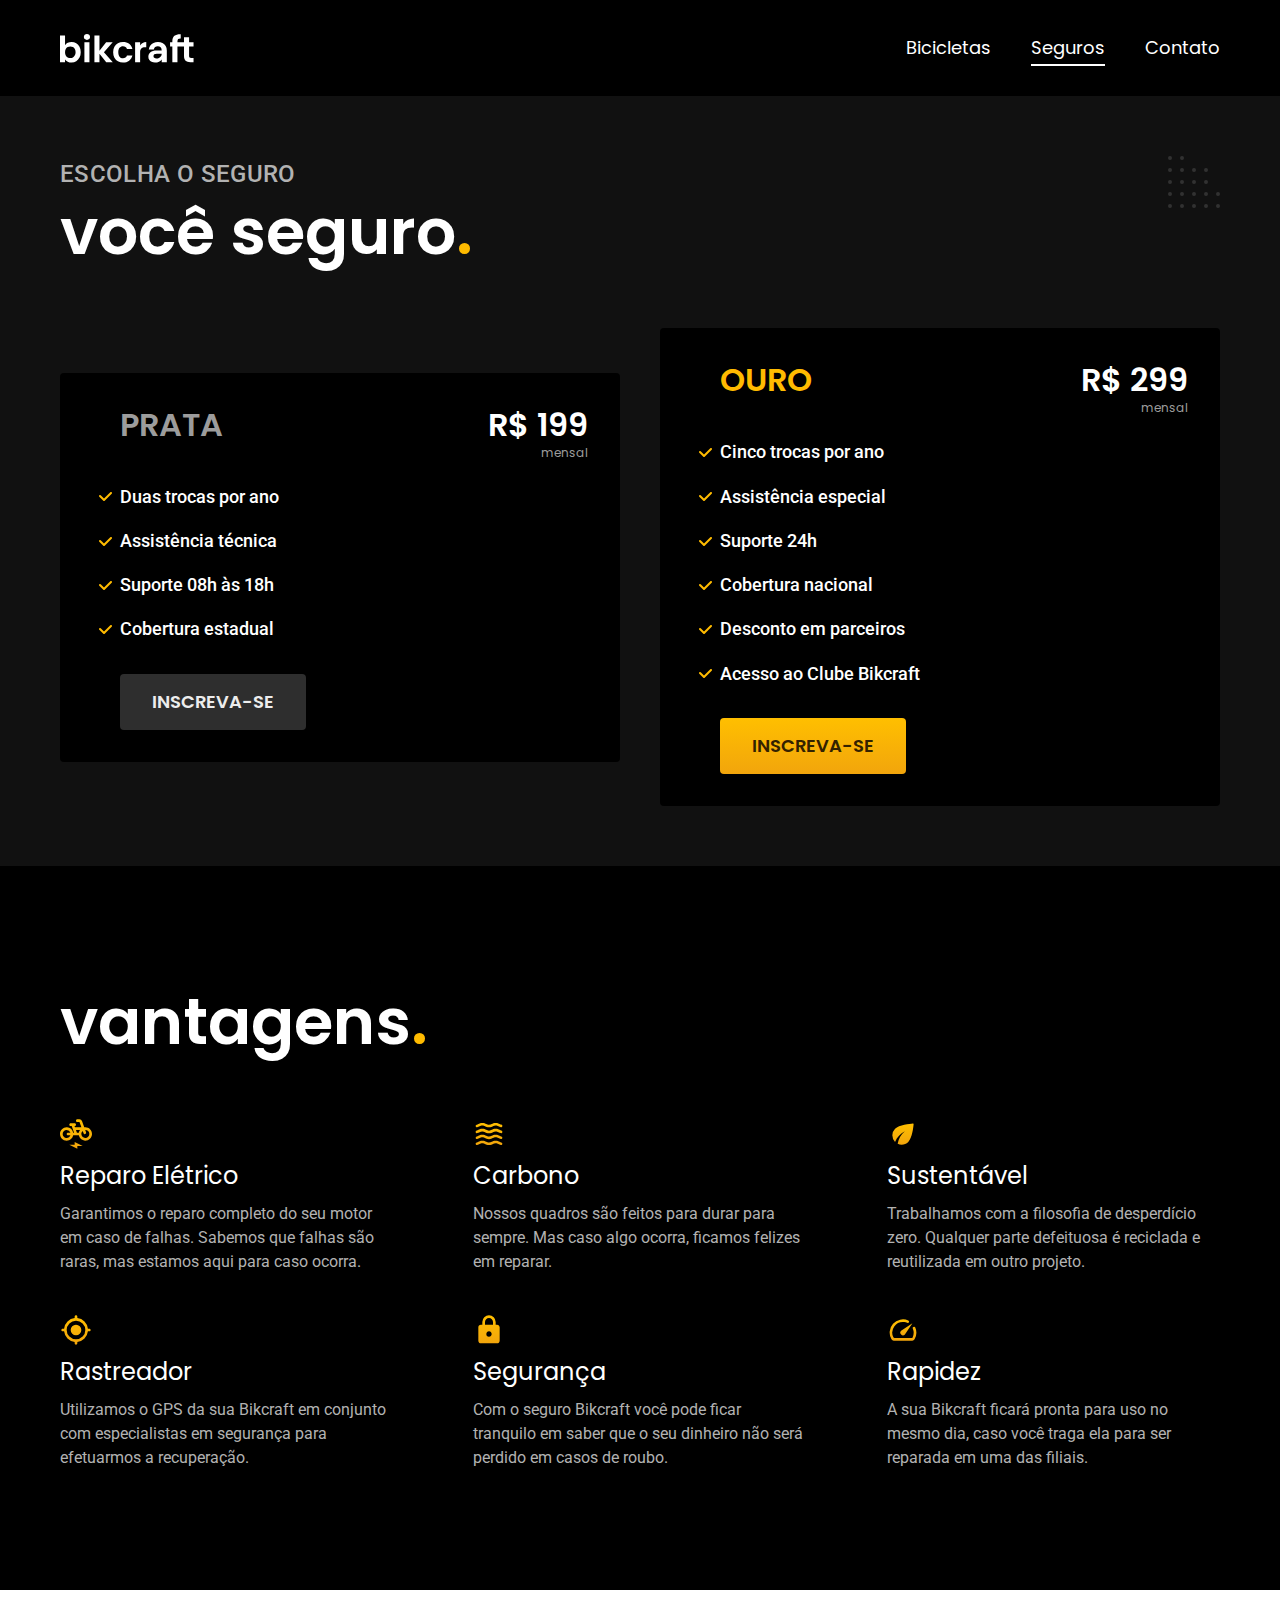
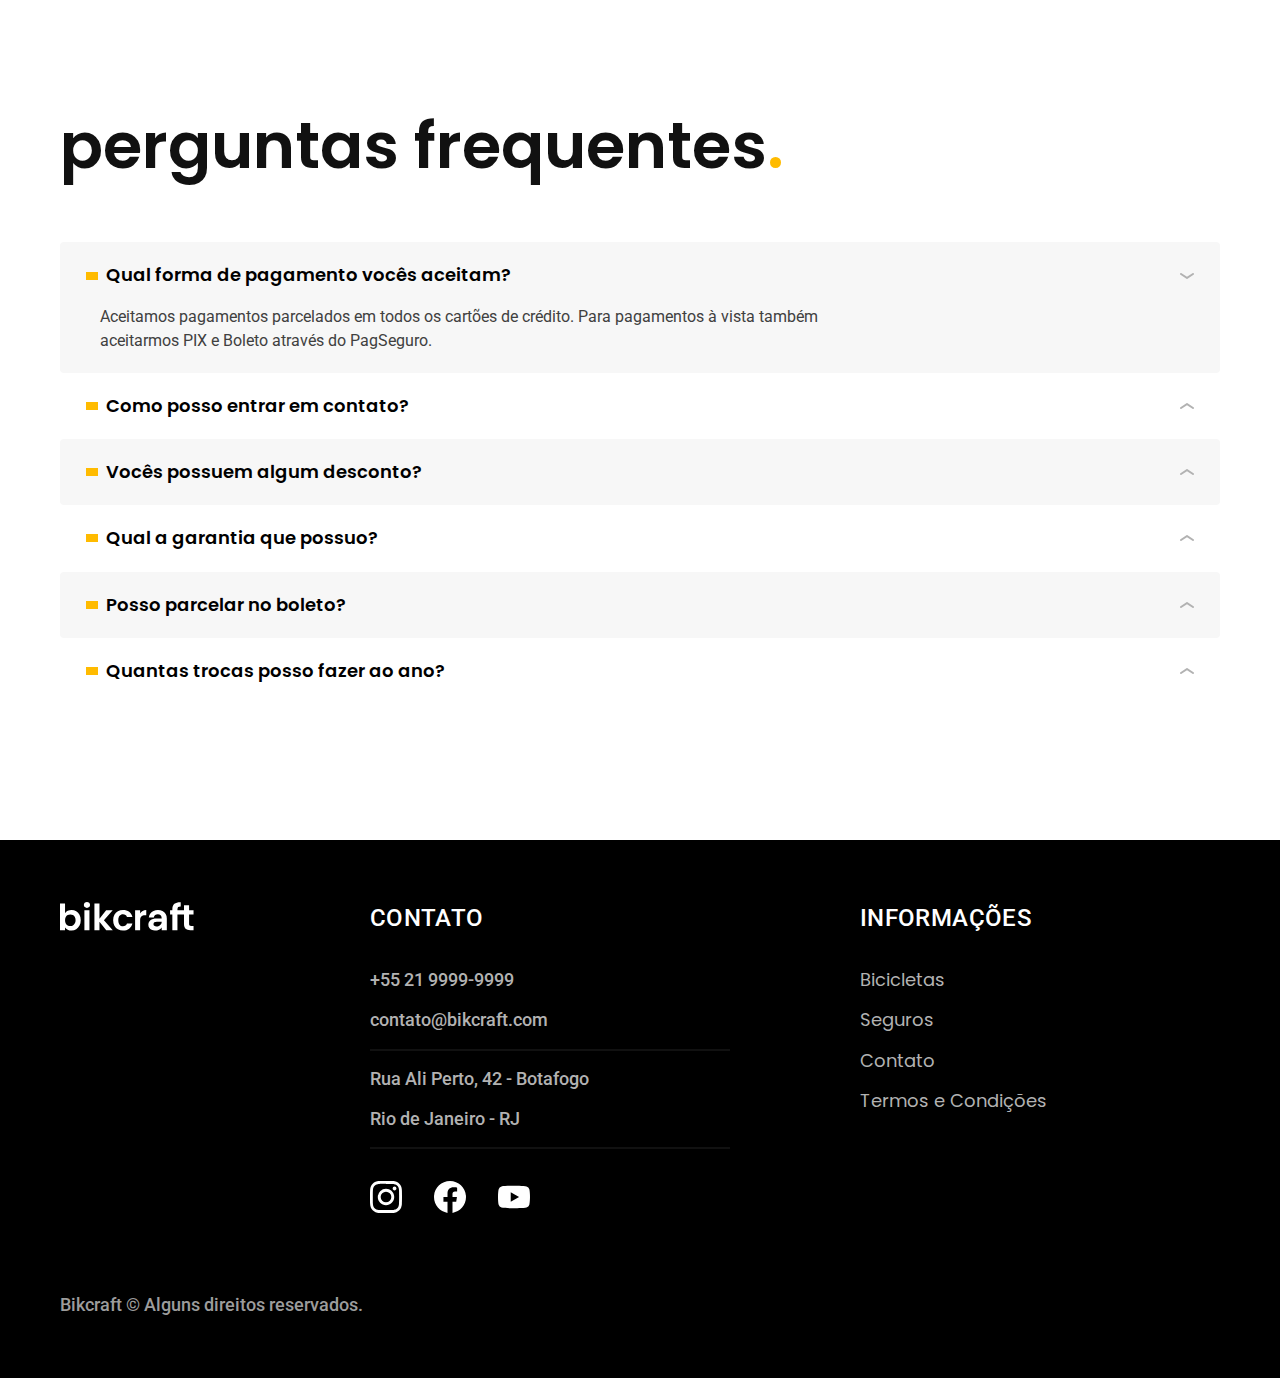
<file: seguros.html>
<!DOCTYPE html>
<html lang="pt-br">

<head>
  <meta charset="UTF-8" />
  <meta name="viewport" content="width=device-width, initial-scale=1.0" />

  <title>Seguros | Bikcraft</title>
  <meta name="description" content="Seguros Bikcraft." />

  <link rel="icon" href="./favicon.svg" type="image/svg+xml">
  <link rel="preconnect" href="https://fonts.googleapis.com">
  <link rel="preconnect" href="https://fonts.gstatic.com" crossorigin>
  <link href="https://fonts.googleapis.com/css2?family=Merriweather:ital,wght@1,900&family=Poppins:wght@400;600&family=Roboto:wght@500&display=swap" rel="stylesheet">

  <link rel="preload" href="./css/style.min.css" as="style">
  <link rel="stylesheet" href="./css/style.min.css" />

  <script>document.documentElement.classList.add("js");</script>
</head>

<body id="seguros">
  <header class="header-bg">
    <div class="header container">
      <a href="./">
        <img src="./img/bikcraft.svg" alt="Bikcraft" />
      </a>

      <nav aria-label="primaria">
        <ul class="header-menu font-1-m cor-0">
          <li><a href="./bicicletas.html">Bicicletas</a></li>
          <li><a href="./seguros.html">Seguros</a></li>
          <li><a href="./contato.html">Contato</a></li>
        </ul>
      </nav>
    </div>
  </header>

  <main class="seguros-bg">
    <div class="titulo-bg">
      <div class="titulo container">
        <p class="font-2-l-b cor-5">Escolha o seguro</p>
        <h1 class="font-1-xxl cor-0">você seguro<span class="cor-p1">.</span></h1>
      </div>
    </div>

    <div class="seguros container">

      <div class="seguros-item fadeInLeft" data-anime="200">
        <h3 class="font-1-xl cor-6">PRATA</h3>
        <span class="font-1-xl cor-0">R$ 199 <span class="font-1-xs cor-6">mensal</span></span>
        <ul class="font-2-m cor-0">
          <li>Duas trocas por ano</li>
          <li>Assistência técnica</li>
          <li>Suporte 08h às 18h</li>
          <li>Cobertura estadual</li>
        </ul>
        <a class="botao secundario" href="./orcamento.html?tipo=seguro&produto=prata">Inscreva-se</a>
      </div>

      <div class="seguros-item fadeInRight" data-anime="400">
        <h3 class="font-1-xl cor-p1">OURO</h3>
        <span class="font-1-xl cor-0">R$ 299 <span class="font-1-xs cor-6">mensal</span></span>
        <ul class="font-2-m cor-0">
          <li>Cinco trocas por ano</li>
          <li>Assistência especial</li>
          <li>Suporte 24h</li>
          <li>Cobertura nacional</li>
          <li>Desconto em parceiros</li>
          <li>Acesso ao Clube Bikcraft</li>
        </ul>
        <a class="botao" href="./orcamento.html?tipo=seguro&produto=ouro">Inscreva-se</a>
      </div>
    </div>
  </main>

  <article class="vantagens-bg">
    <div class="vantagens container">
      <h2 class="font-1-xxl cor-0">vantagens<span class="cor-p1">.</span></h2>
      <ul>
        <li>
          <img src="./img/icones/eletrica.svg" alt="">
          <h3 class="font-1-l cor-0">Reparo Elétrico</h3>
          <p class="font-2-s cor-5">Garantimos o reparo completo do seu motor em caso de falhas. Sabemos que falhas são
            raras, mas estamos aqui para caso ocorra.</p>
        </li>
        <li>
          <img src="./img/icones/carbono.svg" alt="">
          <h3 class="font-1-l cor-0">Carbono</h3>
          <p class="font-2-s cor-5">Nossos quadros são feitos para durar para sempre. Mas caso algo ocorra, ficamos
            felizes em reparar.</p>
        </li>
        <li>
          <img src="./img/icones/sustentavel.svg" alt="">
          <h3 class="font-1-l cor-0">Sustentável</h3>
          <p class="font-2-s cor-5">Trabalhamos com a filosofia de desperdício zero. Qualquer parte defeituosa é
            reciclada e reutilizada em outro projeto.</p>
        </li>
        <li>
          <img src="./img/icones/rastreador.svg" alt="">
          <h3 class="font-1-l cor-0">Rastreador</h3>
          <p class="font-2-s cor-5">Utilizamos o GPS da sua Bikcraft em conjunto com especialistas em segurança para
            efetuarmos a recuperação.</p>
        </li>
        <li>
          <img src="./img/icones/seguro.svg" alt="">
          <h3 class="font-1-l cor-0">Segurança</h3>
          <p class="font-2-s cor-5">Com o seguro Bikcraft você pode ficar tranquilo em saber que o seu dinheiro não será
            perdido em casos de roubo.</p>
        </li>
        <li>
          <img src="./img/icones/velocidade.svg" alt="">
          <h3 class="font-1-l cor-0">Rapidez</h3>
          <p class="font-2-s cor-5">A sua Bikcraft ficará pronta para uso no mesmo dia, caso você traga ela para ser
            reparada em uma das filiais.</p>
        </li>
      </ul>
    </div>
  </article>

  <article class="perguntas container">
    <h2 class="font-1-xxl">perguntas frequentes<span class="cor-p1">.</span></h2>
    <dl>
      <div>
        <dt> <button class="font-1-m-b" aria-controls="pergunta1" aria-expanded="true">Qual forma de pagamento vocês aceitam?</button></dt>
        <dd id="pergunta1" class="font-2-s cor-9 ativa">Aceitamos pagamentos parcelados em todos os cartões de crédito. Para pagamentos à
          vista também aceitarmos PIX e Boleto através do PagSeguro.</dd>
      </div>
      <div>
        <dt><button class="font-1-m-b" aria-controls="pergunta2" aria-expanded="false">Como posso entrar em contato?</button></dt>
        <dd id="pergunta2" class="font-2-s cor-9">Aceitamos pagamentos parcelados em todos os cartões de crédito. Para pagamentos à
          vista também aceitarmos PIX e Boleto através do PagSeguro.</dd>
      </div>
      <div>
        <dt><button class="font-1-m-b" aria-controls="pergunta3" aria-expanded="false">Vocês possuem algum desconto?</button></dt>
        <dd id="pergunta3" class="font-2-s cor-9">Aceitamos pagamentos parcelados em todos os cartões de crédito. Para pagamentos à
          vista também aceitarmos PIX e Boleto através do PagSeguro.</dd>
      </div>
      <div>
        <dt><button class="font-1-m-b" aria-controls="pergunta4" aria-expanded="false">Qual a garantia que possuo?</button></dt>
        <dd id="pergunta4" class="font-2-s cor-9">Aceitamos pagamentos parcelados em todos os cartões de crédito. Para pagamentos à
          vista também aceitarmos PIX e Boleto através do PagSeguro.</dd>
      </div>
      <div>
        <dt><button class="font-1-m-b" aria-controls="pergunta5" aria-expanded="false">Posso parcelar no boleto?</button></dt>
        <dd id="pergunta5" class="font-2-s cor-9">Aceitamos pagamentos parcelados em todos os cartões de crédito. Para pagamentos à
          vista também aceitarmos PIX e Boleto através do PagSeguro.</dd>
      </div>
      <div>
        <dt><button class="font-1-m-b" aria-controls="pergunta6" aria-expanded="false">Quantas trocas posso fazer ao ano?</button></dt>
        <dd id="pergunta6" class="font-2-s cor-9">Aceitamos pagamentos parcelados em todos os cartões de crédito. Para pagamentos à
          vista também aceitarmos PIX e Boleto através do PagSeguro.</dd>
      </div>
    </dl>
  </article>

  <footer class="footer-bg">
    <div class="footer container">
      <img src="./img/bikcraft.svg" alt="Bikcraft">
      <div class="footer-contato">
        <h3 class="font-2-l-b cor-0">Contato</h3>
        <ul class="font-2-m cor-5">
          <li><a href="tel:+552199999999">+55 21 9999-9999</a></li>
          <li><a href="mailto:contato@bikcraft.com">contato@bikcraft.com</a></li>
          <li>Rua Ali Perto, 42 - Botafogo</li>
          <li>Rio de Janeiro - RJ</li>
        </ul>
        <div class="footer-redes">
          <a href="../">
            <img src="../img/redes/instagram.svg" width="32" height="32" alt="Instagram">
          </a>
          <a href="../">
            <img src="../img/redes/facebook.svg" width="32" height="32" alt="Facebook">
          </a>
          <a href="../">
            <img src="../img/redes/youtube.svg" width="32" height="32" alt="Youtube">
          </a>
        </div>
      </div>
      <div class="footer-informacoes">
        <h3 class="font-2-l-b cor-0">Informações</h3>
        <nav>
          <ul class="font-1-m cor-5">
            <li><a href="./bicicletas.html">Bicicletas</a></li>
            <li><a href="./seguros.html">Seguros</a></li>
            <li><a href="./contato.html">Contato</a></li>
            <li><a href="./termos.html">Termos e Condições</a></li>
          </ul>
        </nav>
      </div>
      <p class="footer-copy font-2-m cor-6">Bikcraft © Alguns direitos reservados.</p>
    </div>
  </footer>
  <script src="./js/simple-anime.js"></script>
  <script src="./js/script.js"></script>
</body>

</html>
</file>
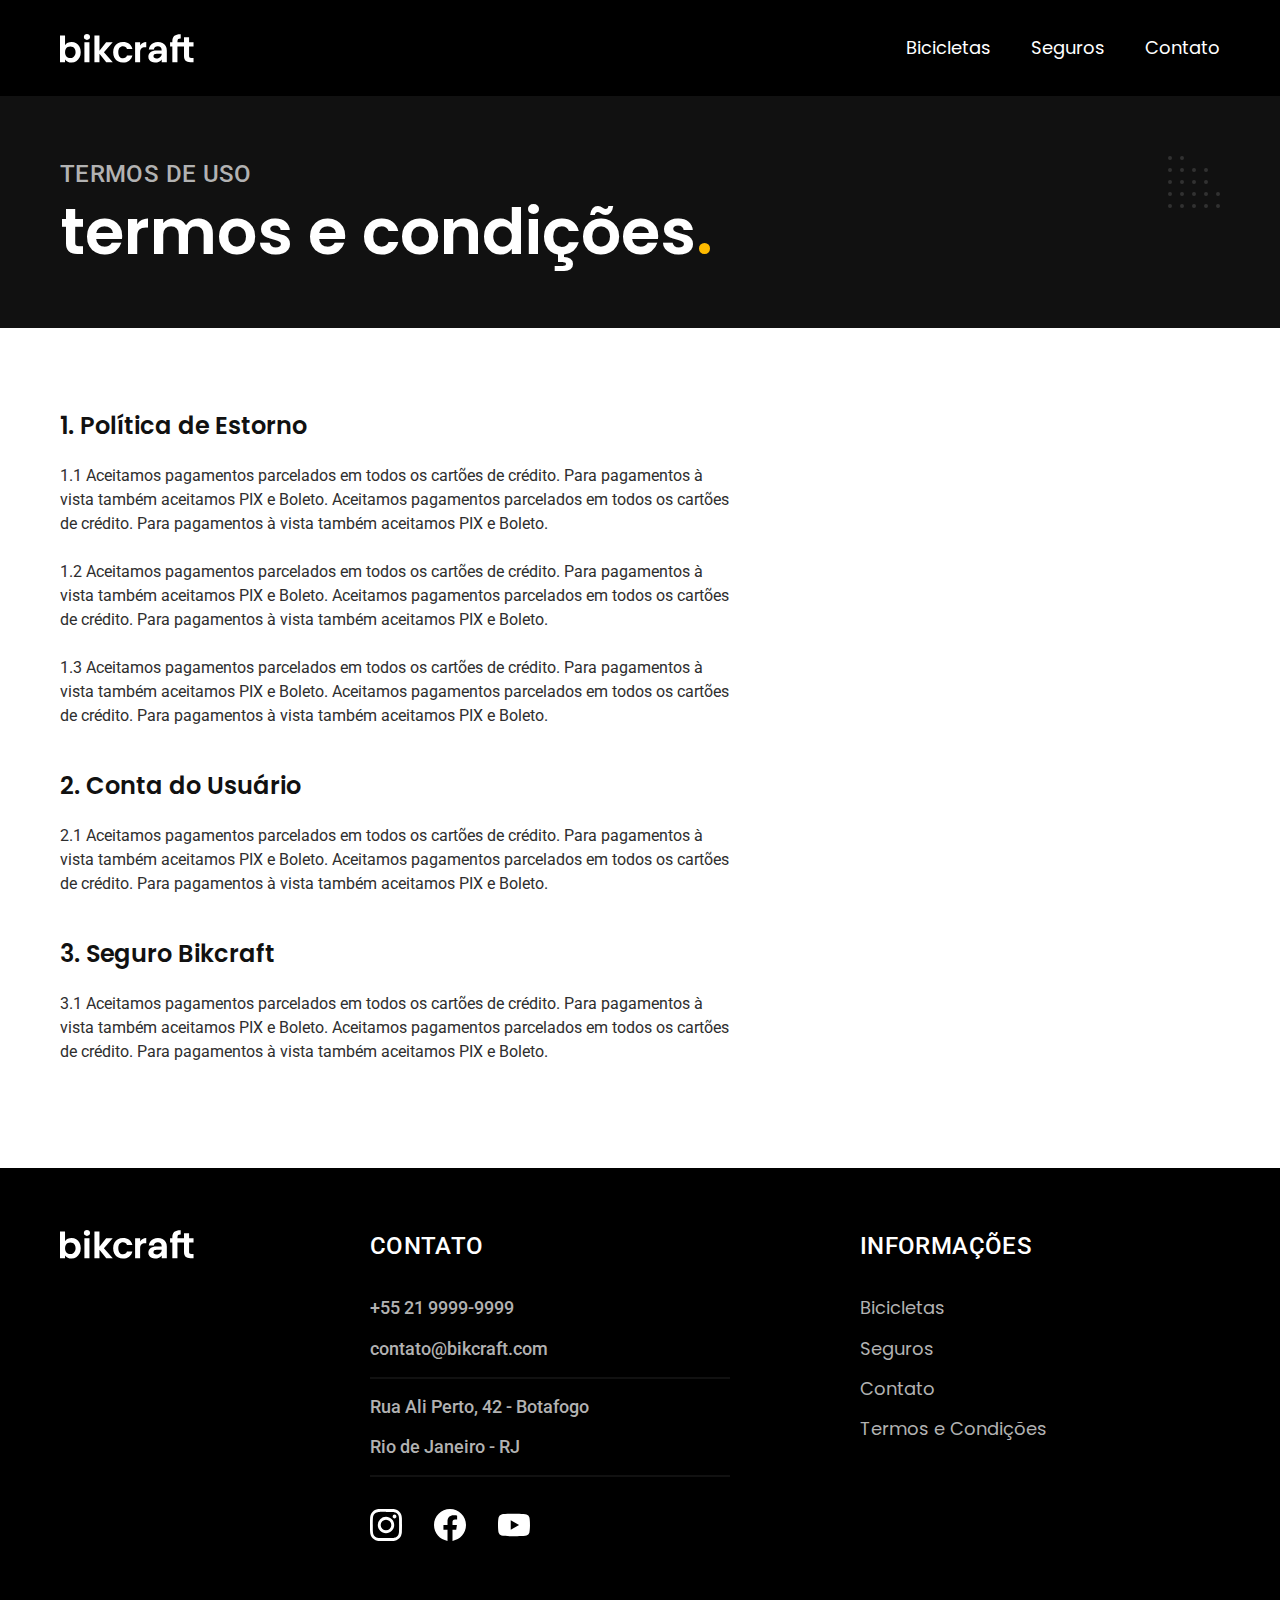
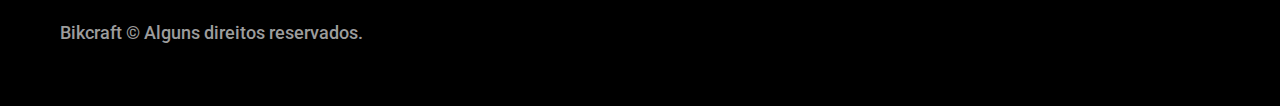
<file: termos.html>
<!DOCTYPE html>
<html lang="pt-br">

<head>
  <meta charset="UTF-8" />
  <meta name="viewport" content="width=device-width, initial-scale=1.0" />

  <title>Termos e Condições | Bikcraft</title>
  <meta name="description" content="Termos e Condições da Bikcraft." />

  <link rel="icon" href="./favicon.svg" type="image/svg+xml">
  <link rel="preconnect" href="https://fonts.googleapis.com">
  <link rel="preconnect" href="https://fonts.gstatic.com" crossorigin>
  <link href="https://fonts.googleapis.com/css2?family=Merriweather:ital,wght@1,900&family=Poppins:wght@400;600&family=Roboto:wght@500&display=swap" rel="stylesheet">

  <link rel="preload" href="./css/style.min.css" as="style">
  <link rel="stylesheet" href="./css/style.min.css" />

  <script>document.documentElement.classList.add("js");</script>
</head>

<body id="termos">
  <header class="header-bg">
    <div class="header container">
      <a href="./">
        <img src="./img/bikcraft.svg" width="136" height="32" alt="Bikcraft" />
      </a>

      <nav aria-label="primaria">
        <ul class="header-menu font-1-m cor-0">
          <li><a href="./bicicletas.html">Bicicletas</a></li>
          <li><a href="./seguros.html">Seguros</a></li>
          <li><a href="./contato.html">Contato</a></li>
        </ul>
      </nav>
    </div>
  </header>

  <main>
    <div class="titulo-bg">
      <div class="titulo container">
        <p class="font-2-l-b cor-5">Termos de uso</p>
        <h1 class="font-1-xxl cor-0">termos e condições<span class="cor-p1">.</span></h1>
      </div>
    </div>

    <div class="termos font-2-s cor-10 container">
      <h2 class="font-1-l cor-11">1. Política de Estorno</h2>
      <p>1.1 Aceitamos pagamentos parcelados em todos os cartões de crédito. Para pagamentos à vista também aceitamos
        PIX e Boleto. Aceitamos pagamentos parcelados em todos os cartões de crédito. Para pagamentos à vista também
        aceitamos PIX e Boleto.</p>
      <p>1.2 Aceitamos pagamentos parcelados em todos os cartões de crédito. Para pagamentos à vista também aceitamos
        PIX e Boleto. Aceitamos pagamentos parcelados em todos os cartões de crédito. Para pagamentos à vista também
        aceitamos PIX e Boleto.</p>
      <p>1.3 Aceitamos pagamentos parcelados em todos os cartões de crédito. Para pagamentos à vista também aceitamos
        PIX e Boleto. Aceitamos pagamentos parcelados em todos os cartões de crédito. Para pagamentos à vista também
        aceitamos PIX e Boleto.</p>
      <h2 class="font-1-l cor-11">2. Conta do Usuário</h2>
      <p>2.1 Aceitamos pagamentos parcelados em todos os cartões de crédito. Para pagamentos à vista também aceitamos
        PIX e Boleto. Aceitamos pagamentos parcelados em todos os cartões de crédito. Para pagamentos à vista também
        aceitamos PIX e Boleto.</p>
      <h2 class="font-1-l cor-11">3. Seguro Bikcraft</h2>
      <p>3.1 Aceitamos pagamentos parcelados em todos os cartões de crédito. Para pagamentos à vista também aceitamos
        PIX e Boleto. Aceitamos pagamentos parcelados em todos os cartões de crédito. Para pagamentos à vista também
        aceitamos PIX e Boleto.</p>
    </div>
  </main>

  <footer class="footer-bg">
    <div class="footer container">
      <img src="./img/bikcraft.svg" width="136" height="32" alt="Bikcraft">
      <div class="footer-contato">
        <h3 class="font-2-l-b cor-0">Contato</h3>
        <ul class="font-2-m cor-5">
          <li><a href="tel:+552199999999">+55 21 9999-9999</a></li>
          <li><a href="mailto:contato@bikcraft.com">contato@bikcraft.com</a></li>
          <li>Rua Ali Perto, 42 - Botafogo</li>
          <li>Rio de Janeiro - RJ</li>
        </ul>
        <div class="footer-redes">
          <a href="../">
            <img src="../img/redes/instagram.svg" width="32" height="32" alt="Instagram">
          </a>
          <a href="../">
            <img src="../img/redes/facebook.svg" width="32" height="32" alt="Facebook">
          </a>
          <a href="../">
            <img src="../img/redes/youtube.svg" width="32" height="32" alt="Youtube">
          </a>
        </div>
      </div>
      <div class="footer-informacoes">
        <h3 class="font-2-l-b cor-0">Informações</h3>
        <nav>
          <ul class="font-1-m cor-5">
            <li><a href="./bicicletas.html">Bicicletas</a></li>
            <li><a href="./seguros.html">Seguros</a></li>
            <li><a href="./contato.html">Contato</a></li>
            <li><a href="./termos.html">Termos e Condições</a></li>
          </ul>
        </nav>
      </div>
      <p class="footer-copy font-2-m cor-6">Bikcraft © Alguns direitos reservados.</p>
    </div>
  </footer>
  <script src="./js/script.js"></script>
</body>

</html>
</file>
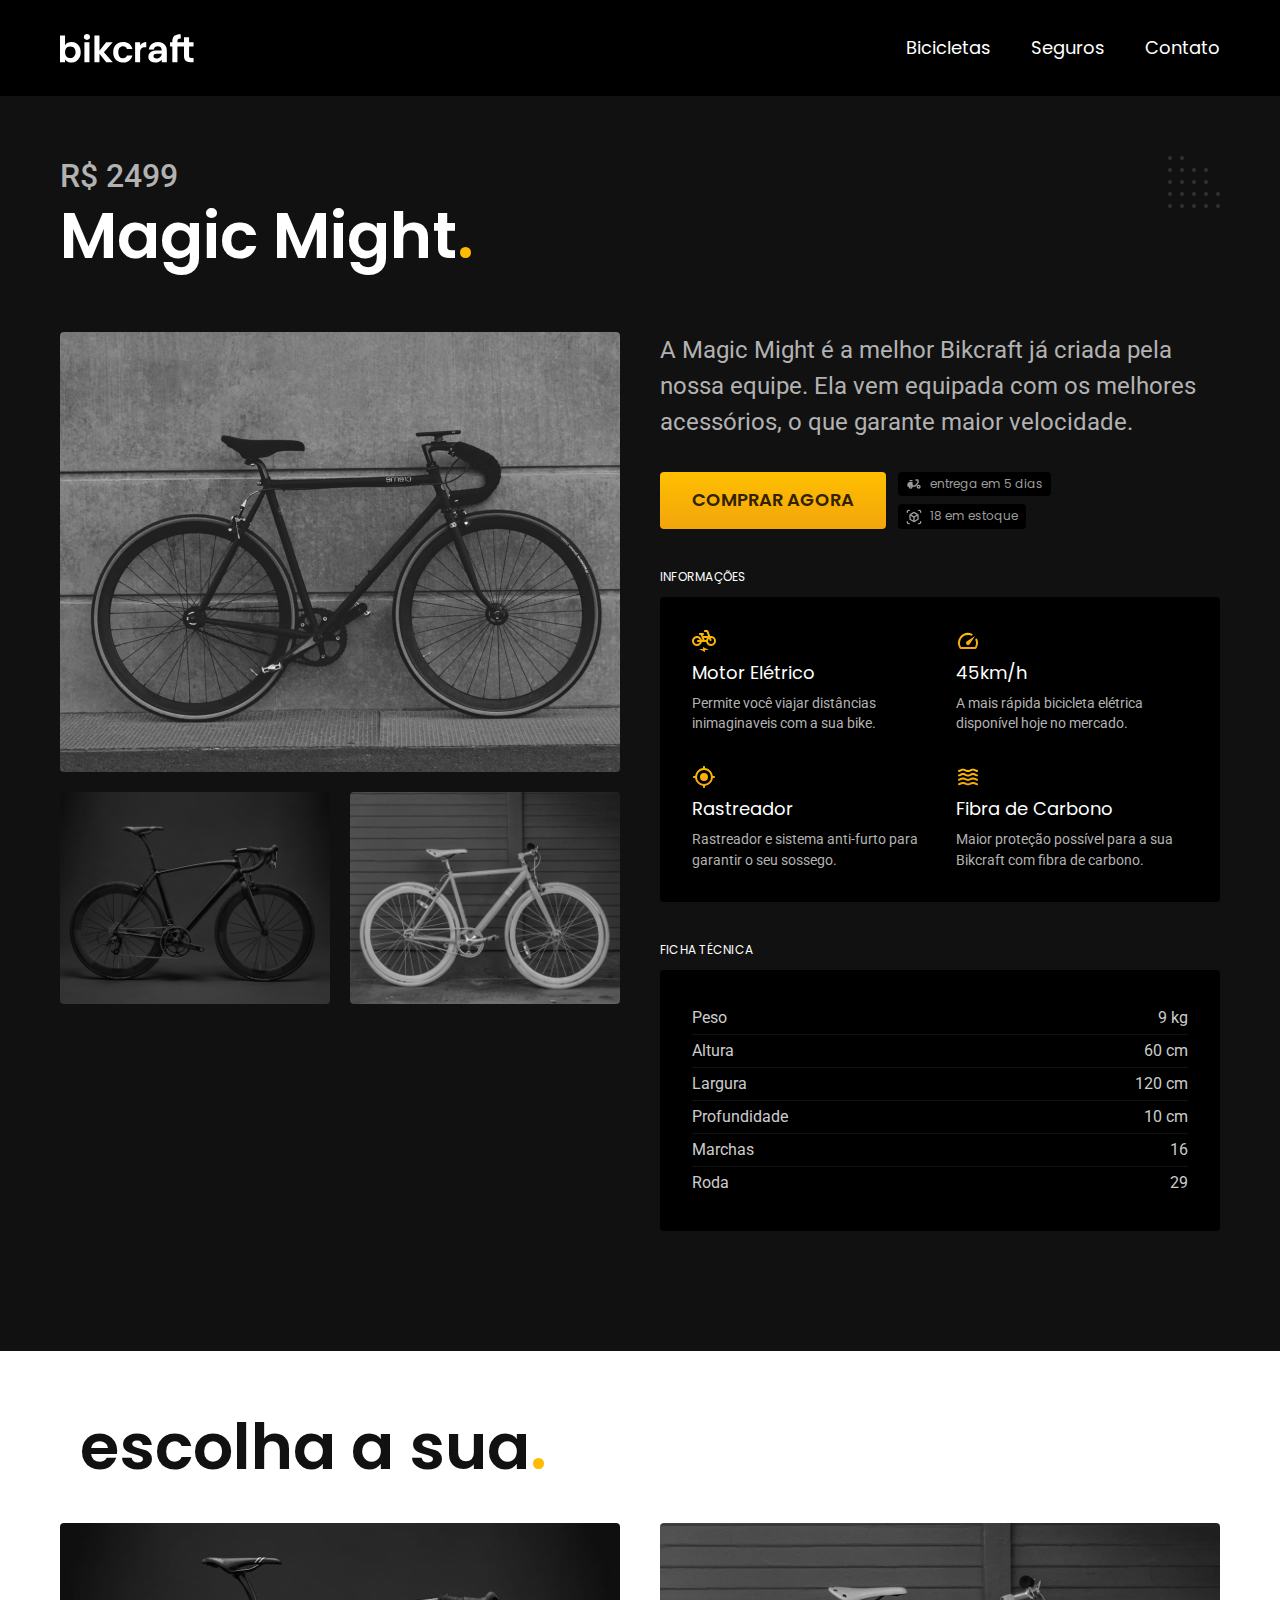
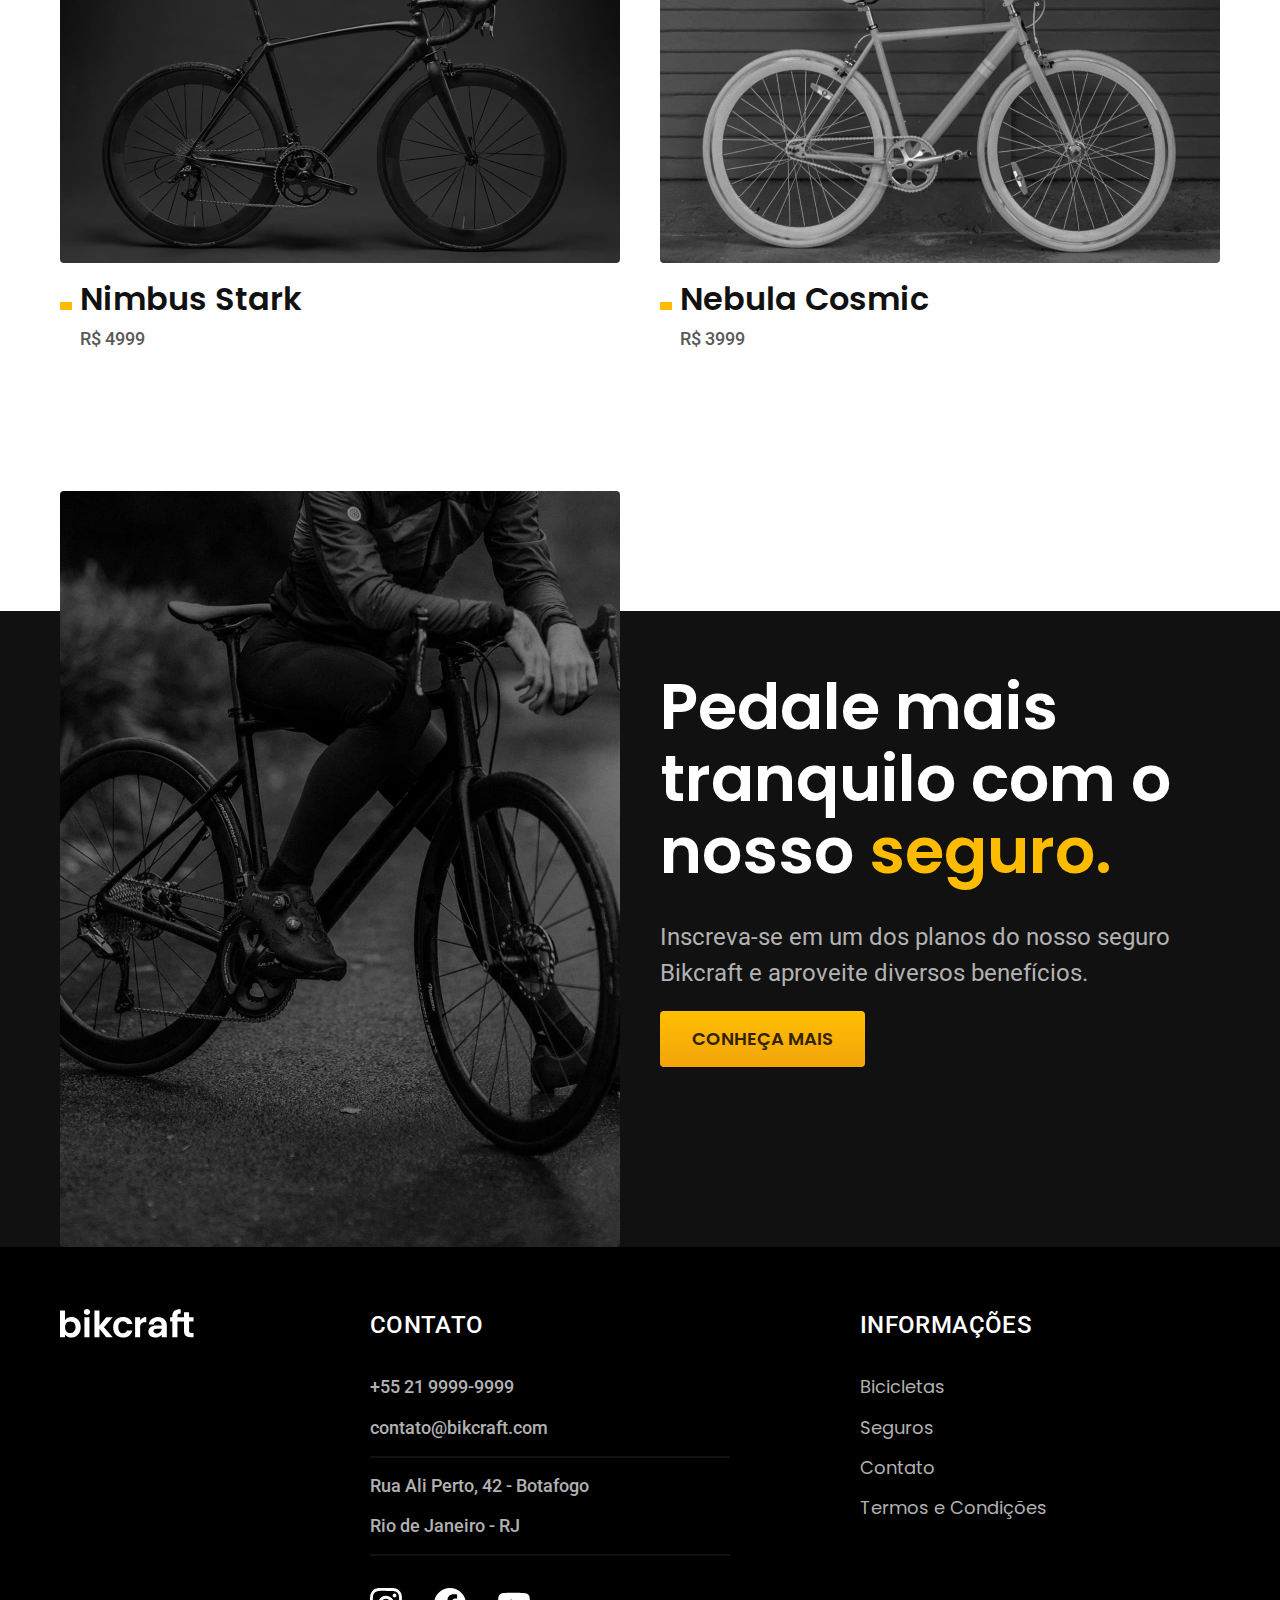
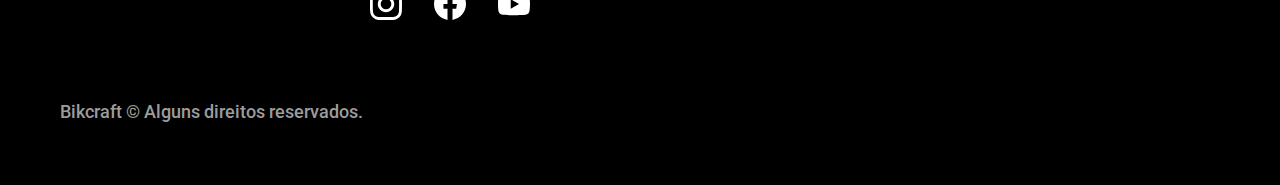
<file: bicicletas/magic.html>
<!DOCTYPE html>
<html lang="pt-br">

<head>
  <meta charset="UTF-8">
  <meta name="viewport" content="width=device-width, initial-scale=1.0">

  <title>Magic| Bikcraft</title>
  <meta name="description" content="Modelo bicicleta Magic">

  <link rel="icon" href="../favicon.svg" type="image/svg+xml">
  <link rel="preconnect" href="https://fonts.googleapis.com">
  <link rel="preconnect" href="https://fonts.gstatic.com" crossorigin>
  <link href="https://fonts.googleapis.com/css2?family=Merriweather:ital,wght@1,900&family=Poppins:wght@400;600&family=Roboto:wght@500&display=swap" rel="stylesheet">

  <link rel="preload" href="../css/style.min.css" as="style">
  <link rel="stylesheet" href="../css/style.min.css">

  <script>document.documentElement.classList.add("js");</script>
</head>

<body id="bicicleta">
  <header class="header-bg">
    <div class="header container">
      <a href="../">
        <img src="../img/bikcraft.svg" width="136" height="32" alt="Bikcraft">
      </a>
      <nav aria-label="primaria">
        <ul class="header-menu font-1-m cor-0">
          <li><a href="../bicicletas.html">Bicicletas</a></li>
          <li><a href="../seguros.html">Seguros</a></li>
          <li><a href="../contato.html">Contato</a></li>
        </ul>
      </nav>
    </div>
  </header>

  <main class="titulo-bg">
    <div>
      <div class="titulo container fadeInDown" data-anime="200">
        <p class="font-2-xl cor-5">R$ 2499</p>
        <h1 class="font-1-xxl cor-0">Magic Might<span class="cor-p1">.</span></h1>
      </div>
    </div>
    <div class="bicicleta container">
      <div class="bicicleta-imagens fadeInDown" data-anime="300">
        <img src="../img/bicicleta/nimbus2.jpg" width="1120" height="880" alt="Bicicleta 1">
        <img src="../img/bicicleta/nimbus1.jpg" width="1120" height="880" alt="Bicicleta 2">
        <img src="../img/bicicleta/nimbus3.jpg" width="1120" height="880" alt="Bicicleta 3">
      </div>
      <div class="bicicleta-conteudo fadeInDown" data-anime="400">
        <p class="font-2-l cor-5">A Magic Might é a melhor Bikcraft já criada pela nossa equipe. Ela vem equipada com
          os melhores acessórios, o que garante maior velocidade.</p>
        <div class="bicicleta-comprar">
          <a class="botao" href="../orcamento.html?tipo=bikcraft&produto=magic">Comprar Agora</a>
          <span class="font-1-xs cor-6"><img src="../img/icones/entrega.svg" width="16" height="16" alt=""> entrega em 5 dias</span>
          <span class="font-1-xs cor-6"><img src="../img/icones/estoque.svg" width="16" height="16" alt=""> 18 em estoque</span>
        </div>

        <h2 class="font-1-xs cor-0">Informações</h2>
        <ul class="bicicleta-informacoes">
          <li>
            <img src="../img/icones/eletrica.svg" width="24" height="24" alt="">
            <h3 class="font-1-m cor-0">Motor Elétrico</h3>
            <p class="font-2-xs cor-5">Permite você viajar distâncias inimaginaveis com a sua bike.</p>
          </li>
          <li>
            <img src="../img/icones/velocidade.svg" width="24" height="24" alt="">
            <h3 class="font-1-m cor-0">45km/h</h3>
            <p class="font-2-xs cor-5">A mais rápida bicicleta elétrica disponível hoje no mercado.</p>
          </li>
          <li>
            <img src="../img/icones/rastreador.svg" width="24" height="24" alt="">
            <h3 class="font-1-m cor-0">Rastreador</h3>
            <p class="font-2-xs cor-5">Rastreador e sistema anti-furto para garantir o seu sossego.</p>
          </li>
          <li>
            <img src="../img/icones/carbono.svg" width="24" height="24" alt="">
            <h3 class="font-1-m cor-0">Fibra de Carbono</h3>
            <p class="font-2-xs cor-5">Maior proteção possível para a sua Bikcraft com fibra de carbono.</p>
          </li>
        </ul>
        <h2 class="font-1-xs cor-0">Ficha Técnica</h2>
        <ul class="bicicleta-ficha font-2-s cor-4">
          <li>Peso <span>9 kg</span></li>
          <li>Altura <span>60 cm</span></li>
          <li>Largura <span>120 cm</span></li>
          <li>Profundidade <span>10 cm</span></li>
          <li>Marchas <span>16</span></li>
          <li>Roda <span>29</span></li>
        </ul>
      </div>
    </div>
  </main>

  <article class="bicicletas-lista container">
    <h2 class="container font-1-xxl">escolha a sua<span class="cor-p1">.</span></h2>

    <ul>
      <li>
        <a href="./nimbus.html">
          <img src="../img/bicicletas/nimbus.jpg" width="1120" height="680" alt="Bicicleta preta">
          <h3 class="font-1-xl">Nimbus Stark</h3>
          <span class="font-2-m cor-8">R$ 4999</span>
        </a>
      </li>
      <li>
        <a href="./nebula.html">
          <img src="../img/bicicletas/nebula.jpg" width="1120" height="680" alt="Bicicleta preta">
          <h3 class="font-1-xl">Nebula Cosmic</h3>
          <span class="font-2-m cor-8">R$ 3999</span>
        </a>
      </li>
    </ul>
  </article>

  <article class="seguro-bg">
    <div class="seguro container">
      <div class="seguro-imagem">
        <img src="../img/fotos/seguros.jpg" width="1360" height="1512" alt="Pessoa parada em cima da bicicleta.">
      </div>
      <div class="seguro-conteudo">
        <h2 class="font-1-xxl cor-0">Pedale mais tranquilo com o nosso <span class="cor-p1">seguro.</span></h2>
        <p class="font-2-l cor-5">Inscreva-se em um dos planos do nosso seguro Bikcraft e aproveite diversos benefícios.</p>
        <a class="botao" href="../seguros.html">Conheça Mais</a>
      </div>
    </div>
  </article>

  <footer class="footer-bg">
    <div class="footer container">
      <img src="../img/bikcraft.svg" width="136" height="32" alt="Bikcraft">
      <div class="footer-contato">
        <h3 class="font-2-l-b cor-0">Contato</h3>
        <ul class="font-2-m cor-5">
          <li><a href="tel:+552199999999">+55 21 9999-9999</a></li>
          <li><a href="mailto:contato@bikcraft.com">contato@bikcraft.com</a></li>
          <li>Rua Ali Perto, 42 - Botafogo</li>
          <li>Rio de Janeiro - RJ</li>
        </ul>
        <div class="footer-redes">
          <a href="../">
            <img src="../img/redes/instagram.svg" width="32" height="32" alt="Instagram">
          </a>
          <a href="../">
            <img src="../img/redes/facebook.svg" width="32" height="32" alt="Facebook">
          </a>
          <a href="../">
            <img src="../img/redes/youtube.svg" width="32" height="32" alt="Youtube">
          </a>
        </div>
      </div>
      <div class="footer-informacoes">
        <h3 class="font-2-l-b cor-0">Informações</h3>
        <nav>
          <ul class="font-1-m cor-5">
            <li><a href="../bicicletas.html">Bicicletas</a></li>
            <li><a href="../seguros.html">Seguros</a></li>
            <li><a href="../contato.html">Contato</a></li>
            <li><a href="../termos.html">Termos e Condições</a></li>
          </ul>
        </nav>
      </div>
      <p class="footer-copy font-2-m cor-6">Bikcraft © Alguns direitos reservados.</p>
    </div>
  </footer>

  <script src="../js/simple-anime.js"></script>
  <script src="../js/script.js"></script>
</body>

</html>
</file>
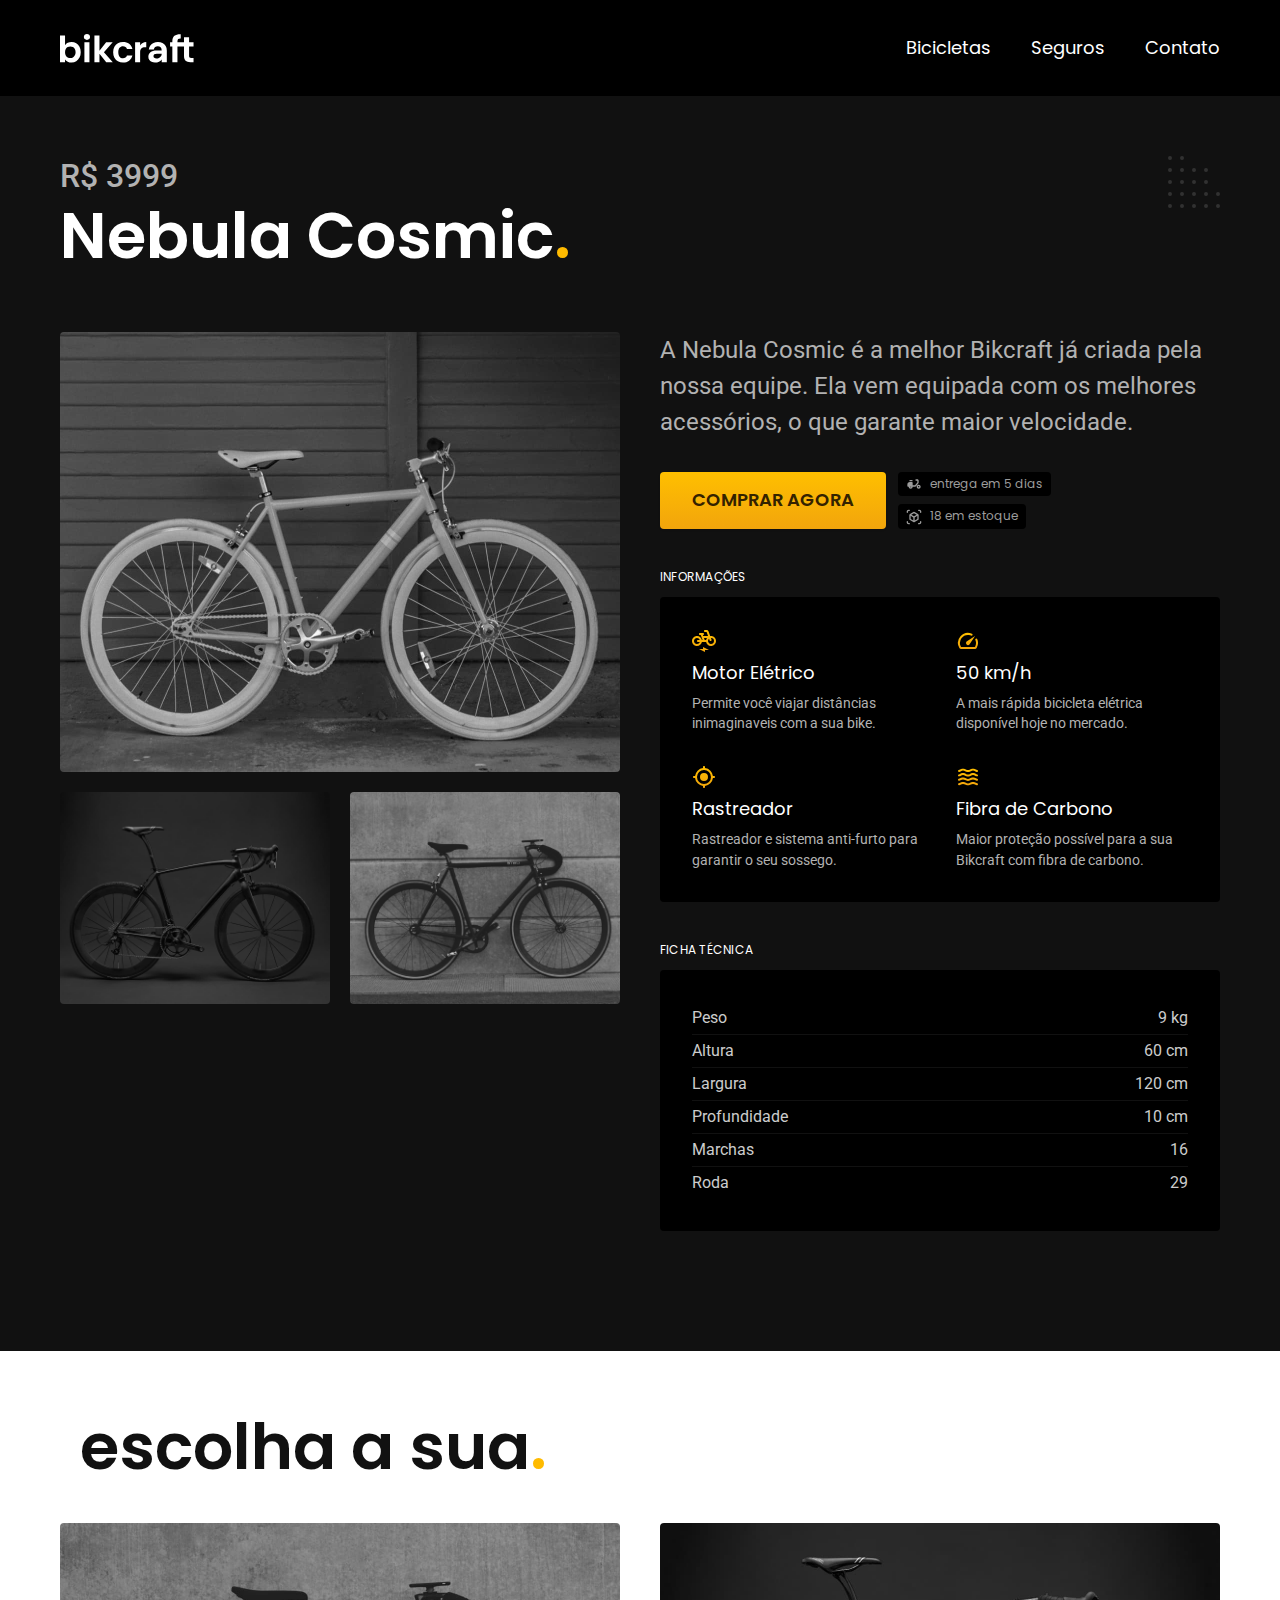
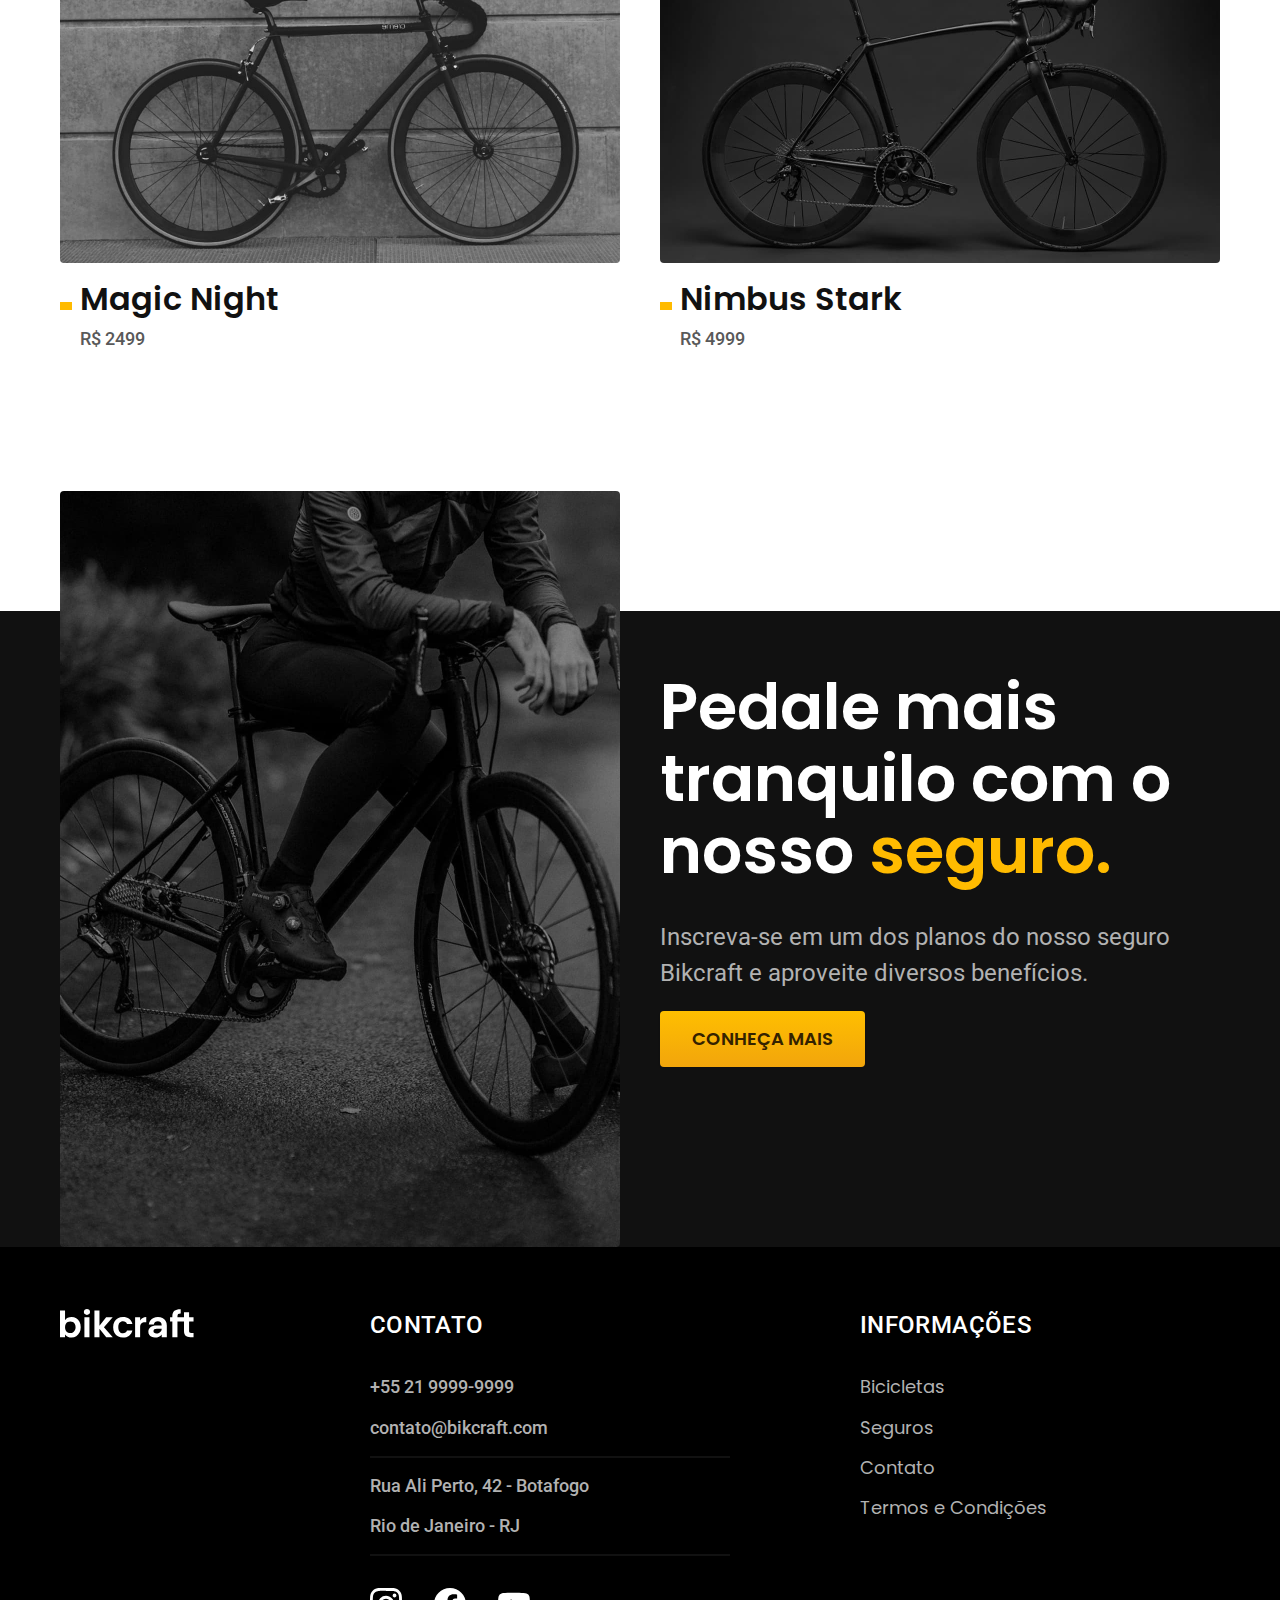
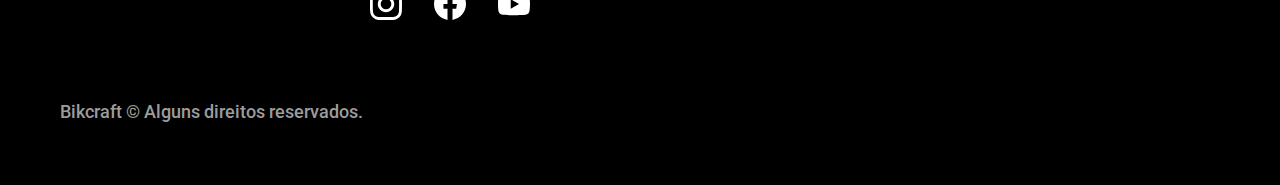
<file: bicicletas/nebula.html>
<!DOCTYPE html>
<html lang="pt-br">

<head>
  <meta charset="UTF-8">
  <meta name="viewport" content="width=device-width, initial-scale=1.0">

  <title>Nebula Comisc| Bikcraft</title>
  <meta name="description" content="Modelo de bicicleta Nebula Cosmic">

  <link rel="icon" href="../favicon.svg" type="image/svg+xml">
  <link rel="preconnect" href="https://fonts.googleapis.com">
  <link rel="preconnect" href="https://fonts.gstatic.com" crossorigin>
  <link href="https://fonts.googleapis.com/css2?family=Merriweather:ital,wght@1,900&family=Poppins:wght@400;600&family=Roboto:wght@500&display=swap" rel="stylesheet">

  <link rel="preload" href="../css/style.min.css" as="style">
  <link rel="stylesheet" href="../css/style.min.css">

  <script>document.documentElement.classList.add("js");</script>
</head>

<body id="bicicleta">
  <header class="header-bg">
    <div class="header container">
      <a href="../">
        <img src="../img/bikcraft.svg" width="136" height="32" alt="Bikcraft">
      </a>
      <nav aria-label="primaria">
        <ul class="header-menu font-1-m cor-0">
          <li><a href="../bicicletas.html">Bicicletas</a></li>
          <li><a href="../seguros.html">Seguros</a></li>
          <li><a href="../contato.html">Contato</a></li>
        </ul>
      </nav>
    </div>
  </header>

  <main class="titulo-bg">
    <div>
      <div class="titulo container fadeInDown" data-anime="200">
        <p class="font-2-xl cor-5">R$ 3999</p>
        <h1 class="font-1-xxl cor-0">Nebula Cosmic<span class="cor-p1">.</span></h1>
      </div>
    </div>
    <div class="bicicleta container">
      <div class="bicicleta-imagens fadeInDown" data-anime="300">
        <img src="../img/bicicleta/nimbus3.jpg" width="1120" height="880" alt="Bicicleta 1">
        <img src="../img/bicicleta/nimbus1.jpg" width="1120" height="880" alt="Bicicleta 2">
        <img src="../img/bicicleta/nimbus2.jpg" width="1120" height="880" alt="Bicicleta 3">
      </div>
      <div class="bicicleta-conteudo fadeInDown" data-anime="400">
        <p class="font-2-l cor-5">A Nebula Cosmic é a melhor Bikcraft já criada pela nossa equipe. Ela vem equipada com
          os melhores acessórios, o que garante maior velocidade.</p>
        <div class="bicicleta-comprar">
          <a class="botao" href="../orcamento.html?tipo=bikcraft&produto=nebula">Comprar Agora</a>
          <span class="font-1-xs cor-6"><img src="../img/icones/entrega.svg" width="16" height="16" alt=""> entrega em 5 dias</span>
          <span class="font-1-xs cor-6"><img src="../img/icones/estoque.svg" width="16" height="16" alt=""> 18 em estoque</span>
        </div>

        <h2 class="font-1-xs cor-0">Informações</h2>
        <ul class="bicicleta-informacoes">
          <li>
            <img src="../img/icones/eletrica.svg" width="24" height="24" alt="">
            <h3 class="font-1-m cor-0">Motor Elétrico</h3>
            <p class="font-2-xs cor-5">Permite você viajar distâncias inimaginaveis com a sua bike.</p>
          </li>
          <li>
            <img src="../img/icones/velocidade.svg" width="24" height="24" alt="">
            <h3 class="font-1-m cor-0">50 km/h</h3>
            <p class="font-2-xs cor-5">A mais rápida bicicleta elétrica disponível hoje no mercado.</p>
          </li>
          <li>
            <img src="../img/icones/rastreador.svg" width="24" height="24" alt="">
            <h3 class="font-1-m cor-0">Rastreador</h3>
            <p class="font-2-xs cor-5">Rastreador e sistema anti-furto para garantir o seu sossego.</p>
          </li>
          <li>
            <img src="../img/icones/carbono.svg" width="24" height="24" alt="">
            <h3 class="font-1-m cor-0">Fibra de Carbono</h3>
            <p class="font-2-xs cor-5">Maior proteção possível para a sua Bikcraft com fibra de carbono.</p>
          </li>
        </ul>
        <h2 class="font-1-xs cor-0">Ficha Técnica</h2>
        <ul class="bicicleta-ficha font-2-s cor-4">
          <li>Peso <span>9 kg</span></li>
          <li>Altura <span>60 cm</span></li>
          <li>Largura <span>120 cm</span></li>
          <li>Profundidade <span>10 cm</span></li>
          <li>Marchas <span>16</span></li>
          <li>Roda <span>29</span></li>
        </ul>
      </div>
    </div>
  </main>

  <article class="bicicletas-lista container">
    <h2 class="container font-1-xxl">escolha a sua<span class="cor-p1">.</span></h2>

    <ul>
      <li>
        <a href="./magic.html">
          <img src="../img/bicicletas/magic.jpg" width="1120" height="680" alt="Bicicleta preta">
          <h3 class="font-1-xl">Magic Night</h3>
          <span class="font-2-m cor-8">R$ 2499</span>
        </a>
      </li>
      <li>
        <a href="./nimbus.html">
          <img src="../img/bicicletas/nimbus.jpg" width="1120" height="680" alt="Bicicleta preta">
          <h3 class="font-1-xl">Nimbus Stark</h3>
          <span class="font-2-m cor-8">R$ 4999</span>
        </a>
      </li>
    </ul>
  </article>

  <article class="seguro-bg">
    <div class="seguro container">
      <div class="seguro-imagem">
        <img src="../img/fotos/seguros.jpg" width="1120" height="680" alt="Pessoa parada em cima da bicicleta.">
      </div>
      <div class="seguro-conteudo">
        <h2 class="font-1-xxl cor-0">Pedale mais tranquilo com o nosso <span class="cor-p1">seguro.</span></h2>
        <p class="font-2-l cor-5">Inscreva-se em um dos planos do nosso seguro Bikcraft e aproveite diversos benefícios.</p>
        <a class="botao" href="../seguros.html">Conheça Mais</a>
      </div>
    </div>
  </article>

  <footer class="footer-bg">
    <div class="footer container">
      <img src="../img/bikcraft.svg" width="136" height="32" alt="Bikcraft">

      <div class="footer-contato">
        <h3 class="font-2-l-b cor-0">Contato</h3>
        <ul class="font-2-m cor-5">
          <li><a href="tel:+552199999999">+55 21 9999-9999</a></li>
          <li><a href="mailto:contato@bikcraft.com">contato@bikcraft.com</a></li>
          <li>Rua Ali Perto, 42 - Botafogo</li>
          <li>Rio de Janeiro - RJ</li>
        </ul>
        <div class="footer-redes">
          <a href="../">
            <img src="../img/redes/instagram.svg" width="32" height="32" alt="Instagram">
          </a>
          <a href="../">
            <img src="../img/redes/facebook.svg" width="32" height="32" alt="Facebook">
          </a>
          <a href="../">
            <img src="../img/redes/youtube.svg" width="32" height="32" alt="Youtube">
          </a>
        </div>
      </div>
      <div class="footer-informacoes">
        <h3 class="font-2-l-b cor-0">Informações</h3>
        <nav>
          <ul class="font-1-m cor-5">
            <li><a href="../bicicletas.html">Bicicletas</a></li>
            <li><a href="../seguros.html">Seguros</a></li>
            <li><a href="../contato.html">Contato</a></li>
            <li><a href="../termos.html">Termos e Condições</a></li>
          </ul>
        </nav>
      </div>
      <p class="footer-copy font-2-m cor-6">Bikcraft © Alguns direitos reservados.</p>
    </div>
  </footer>

  <script src="../js/simple-anime.js"></script>
  <script src="../js/script.js"></script>
</body>

</html>
</file>
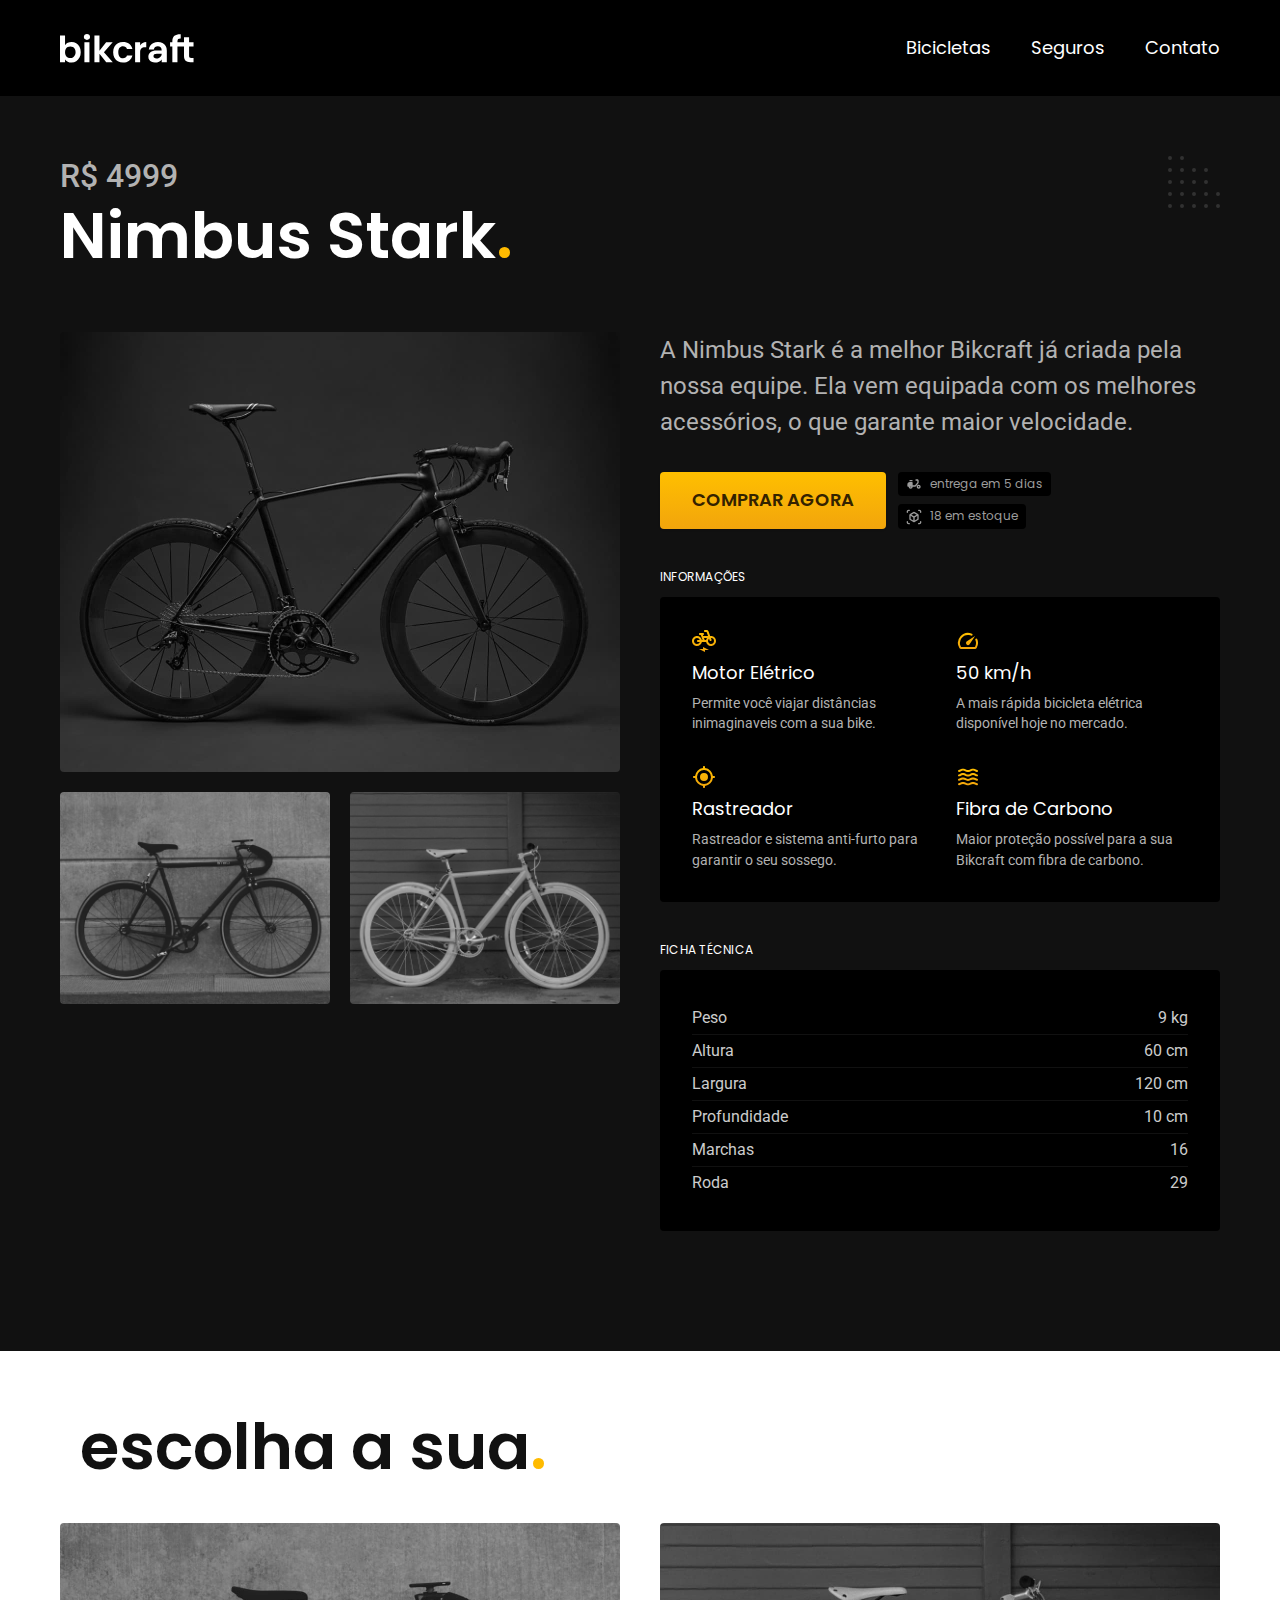
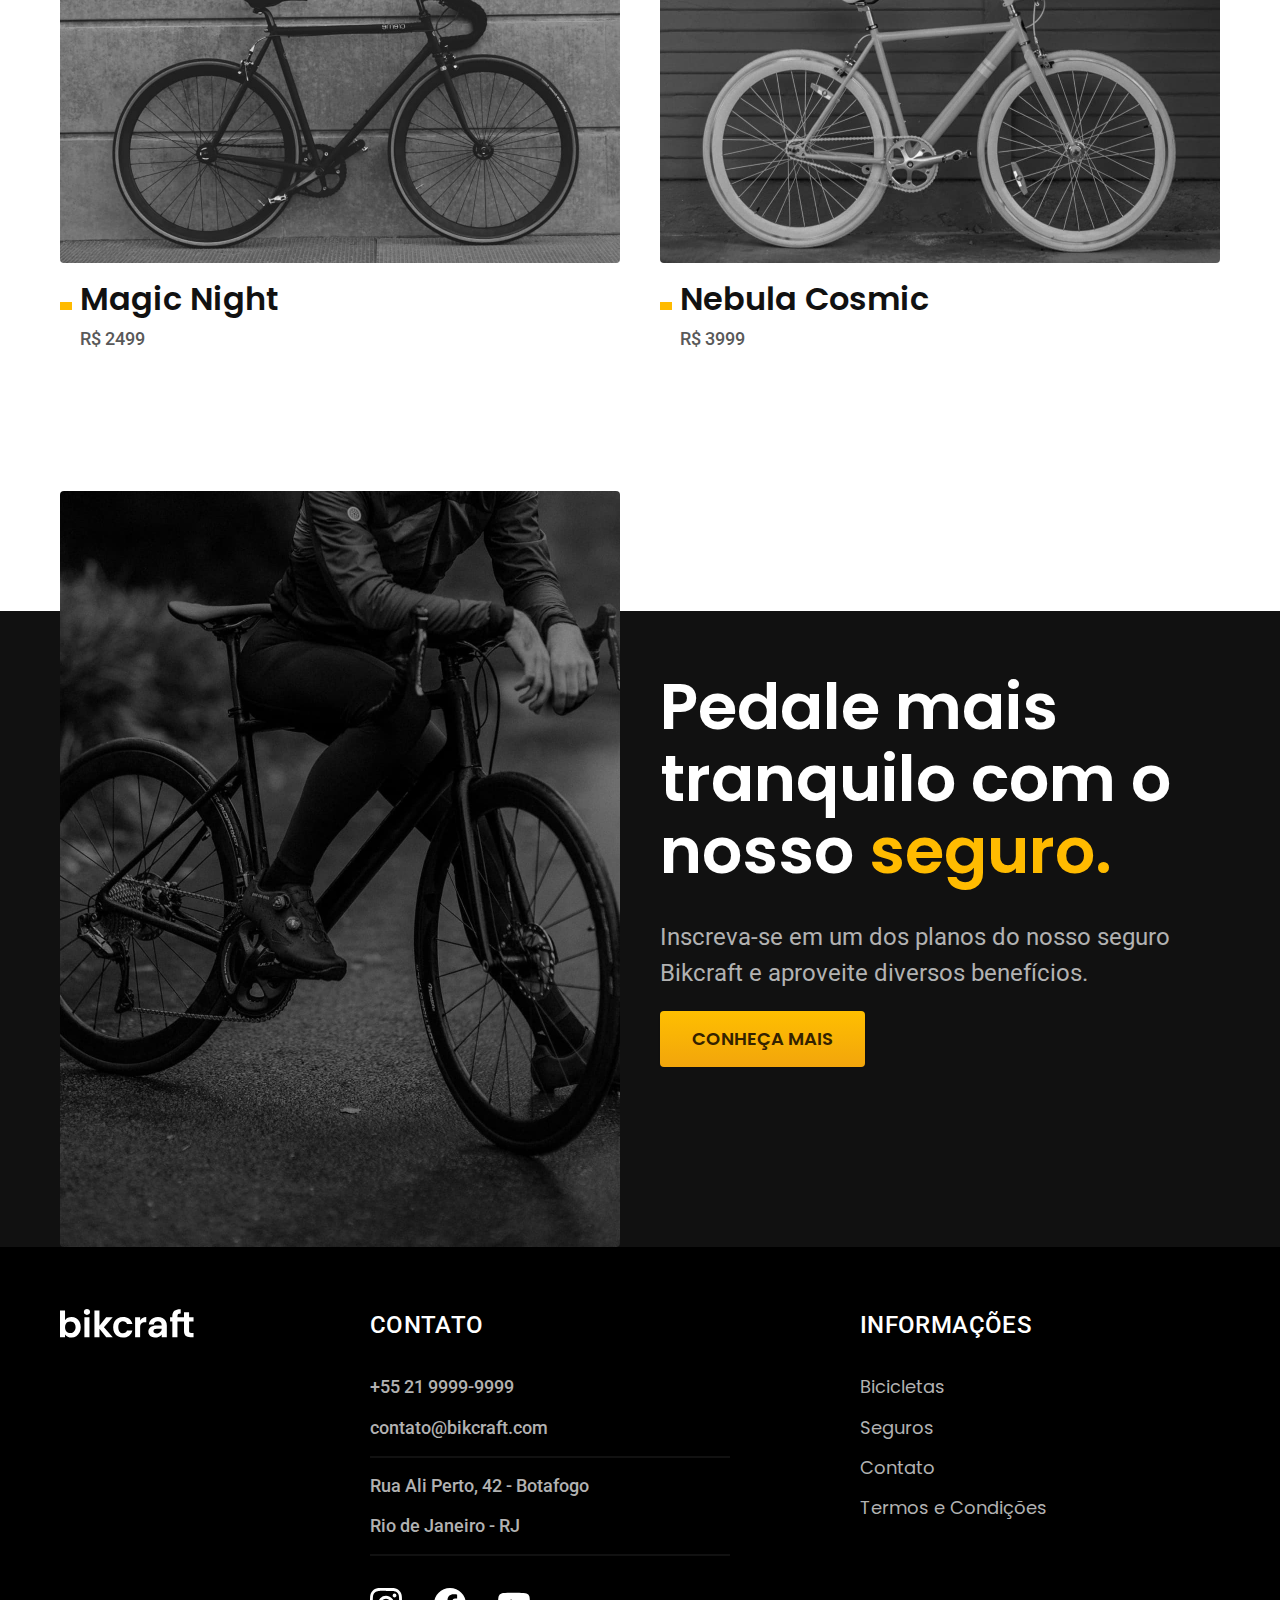
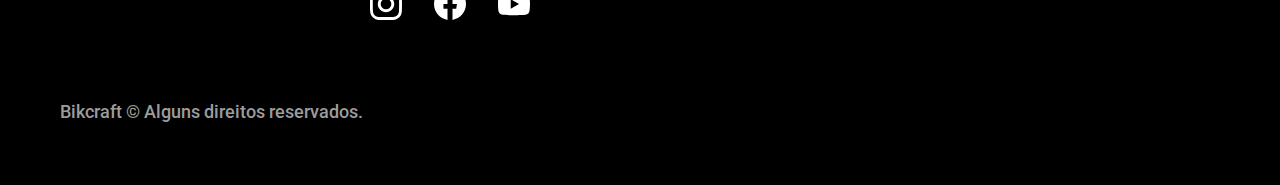
<file: bicicletas/nimbus.html>
<!DOCTYPE html>
<html lang="pt-br">

<head>
  <meta charset="UTF-8">
  <meta name="viewport" content="width=device-width, initial-scale=1.0">

  <title>Nimbus Stark | Bikcraft</title>
  <meta name="description" content="Modelo de bicicleta Nimbus Stark.">

  <link rel="icon" href="../favicon.svg" type="image/svg+xml">
  <link rel="preconnect" href="https://fonts.googleapis.com">
  <link rel="preconnect" href="https://fonts.gstatic.com" crossorigin>
  <link href="https://fonts.googleapis.com/css2?family=Merriweather:ital,wght@1,900&family=Poppins:wght@400;600&family=Roboto:wght@500&display=swap" rel="stylesheet">

  <link rel="preload" href="../css/style.min.css" as="style">
  <link rel="stylesheet" href="../css/style.min.css">

  <script>document.documentElement.classList.add("js");</script>
</head>

<body id="bicicleta">
  <header class="header-bg">
    <div class="header container">
      <a href="../">
        <img src="../img/bikcraft.svg" width="136" height="32" alt="Bikcraft">
      </a>
      <nav aria-label="primaria">
        <ul class="header-menu font-1-m cor-0">
          <li><a href="../bicicletas.html">Bicicletas</a></li>
          <li><a href="../seguros.html">Seguros</a></li>
          <li><a href="../contato.html">Contato</a></li>
        </ul>
      </nav>
    </div>
  </header>

  <main class="titulo-bg">
    <div>
      <div class="titulo container fadeInDown" data-anime="200">
        <p class="font-2-xl cor-5">R$ 4999</p>
        <h1 class="font-1-xxl cor-0">Nimbus Stark<span class="cor-p1">.</span></h1>
      </div>
    </div>
    <div class="bicicleta container">
      <div class="bicicleta-imagens fadeInDown" data-anime="300">
        <img src="../img/bicicleta/nimbus1.jpg" width="1120" height="880" alt="Bicicleta 1">
        <img src="../img/bicicleta/nimbus2.jpg" width="1120" height="880" alt="Bicicleta 2">
        <img src="../img/bicicleta/nimbus3.jpg" width="1120" height="880" alt="Bicicleta 3">
      </div>
      <div class="bicicleta-conteudo fadeInDown" data-anime="400">
        <p class="font-2-l cor-5">A Nimbus Stark é a melhor Bikcraft já criada pela nossa equipe. Ela vem equipada com
          os melhores acessórios, o que garante maior velocidade.</p>
        <div class="bicicleta-comprar">
          <a class="botao" href="../orcamento.html?tipo=bikcraft&produto=nimbus">Comprar Agora</a>
          <span class="font-1-xs cor-6"><img src="../img/icones/entrega.svg" width="16" height="16" alt=""> entrega em 5 dias</span>
          <span class="font-1-xs cor-6"><img src="../img/icones/estoque.svg" width="16" height="16" alt=""> 18 em estoque</span>
        </div>

        <h2 class="font-1-xs cor-0">Informações</h2>
        <ul class="bicicleta-informacoes">
          <li>
            <img src="../img/icones/eletrica.svg" width="24" height="24" alt="">
            <h3 class="font-1-m cor-0">Motor Elétrico</h3>
            <p class="font-2-xs cor-5">Permite você viajar distâncias inimaginaveis com a sua bike.</p>
          </li>
          <li>
            <img src="../img/icones/velocidade.svg" width="24" height="24" alt="">
            <h3 class="font-1-m cor-0">50 km/h</h3>
            <p class="font-2-xs cor-5">A mais rápida bicicleta elétrica disponível hoje no mercado.</p>
          </li>
          <li>
            <img src="../img/icones/rastreador.svg" width="24" height="24" alt="">
            <h3 class="font-1-m cor-0">Rastreador</h3>
            <p class="font-2-xs cor-5">Rastreador e sistema anti-furto para garantir o seu sossego.</p>
          </li>
          <li>
            <img src="../img/icones/carbono.svg" width="24" height="24" alt="">
            <h3 class="font-1-m cor-0">Fibra de Carbono</h3>
            <p class="font-2-xs cor-5">Maior proteção possível para a sua Bikcraft com fibra de carbono.</p>
          </li>
        </ul>
        <h2 class="font-1-xs cor-0">Ficha Técnica</h2>
        <ul class="bicicleta-ficha font-2-s cor-4">
          <li>Peso <span>9 kg</span></li>
          <li>Altura <span>60 cm</span></li>
          <li>Largura <span>120 cm</span></li>
          <li>Profundidade <span>10 cm</span></li>
          <li>Marchas <span>16</span></li>
          <li>Roda <span>29</span></li>
        </ul>
      </div>
    </div>
  </main>

  <article class="bicicletas-lista container">
    <h2 class="container font-1-xxl">escolha a sua<span class="cor-p1">.</span></h2>

    <ul>
      <li>
        <a href="./magic.html">
          <img src="../img/bicicletas/magic.jpg" width="1120" height="680" alt="Bicicleta preta">
          <h3 class="font-1-xl">Magic Night</h3>
          <span class="font-2-m cor-8">R$ 2499</span>
        </a>
      </li>
      <li>
        <a href="./nebula.html">
          <img src="../img/bicicletas/nebula.jpg" width="1120" height="680" alt="Bicicleta preta">
          <h3 class="font-1-xl">Nebula Cosmic</h3>
          <span class="font-2-m cor-8">R$ 3999</span>
        </a>
      </li>
    </ul>
  </article>

  <article class="seguro-bg">
    <div class="seguro container">
      <div class="seguro-imagem">
        <img src="../img/fotos/seguros.jpg" width="1360" height="1512" alt="Pessoa parada em cima da bicicleta.">
      </div>
      <div class="seguro-conteudo">
        <h2 class="font-1-xxl cor-0">Pedale mais tranquilo com o nosso <span class="cor-p1">seguro.</span></h2>
        <p class="font-2-l cor-5">Inscreva-se em um dos planos do nosso seguro Bikcraft e aproveite diversos benefícios.
        </p>
        <a class="botao" href="../seguros.html">Conheça Mais</a>
      </div>
    </div>
  </article>

  <footer class="footer-bg">
    <div class="footer container">
      <img src="../img/bikcraft.svg" width="136" height="32" alt="Bikcraft">

      <div class="footer-contato">
        <h3 class="font-2-l-b cor-0">Contato</h3>
        <ul class="font-2-m cor-5">
          <li><a href="tel:+552199999999">+55 21 9999-9999</a></li>
          <li><a href="mailto:contato@bikcraft.com">contato@bikcraft.com</a></li>
          <li>Rua Ali Perto, 42 - Botafogo</li>
          <li>Rio de Janeiro - RJ</li>
        </ul>
        <div class="footer-redes">
          <a href="../">
            <img src="../img/redes/instagram.svg" width="32" height="32" alt="Instagram">
          </a>
          <a href="../">
            <img src="../img/redes/facebook.svg" width="32" height="32" alt="Facebook">
          </a>
          <a href="../">
            <img src="../img/redes/youtube.svg" width="32" height="32" alt="Youtube">
          </a>
        </div>
      </div>
      <div class="footer-informacoes">
        <h3 class="font-2-l-b cor-0">Informações</h3>
        <nav>
          <ul class="font-1-m cor-5">
            <li><a href="../bicicletas.html">Bicicletas</a></li>
            <li><a href="../seguros.html">Seguros</a></li>
            <li><a href="../contato.html">Contato</a></li>
            <li><a href="../termos.html">Termos e Condições</a></li>
          </ul>
        </nav>
      </div>
      <p class="footer-copy font-2-m cor-6">Bikcraft © Alguns direitos reservados.</p>
    </div>
  </footer>

  <script src="../js/simple-anime.js"></script>
  <script src="../js/script.js"></script>
</body>

</html>
</file>
<file: css/style.min.css>
body{margin:0;font-family:Arial,Helvetica,sans-serif;color:#111}blockquote,dd,h1,h2,h3,h4,p,ul{margin:0}ul{padding:0;list-style:none}a{text-decoration:none;color:inherit}img{max-width:100%;height:auto;display:block}img[src$=".jpg"]{border-radius:4px}.font-1-xs{font:400 0.75rem/1.35 Poppins,sans-serif}.font-2-xs{font:400 0.875rem/1.43 Roboto,sans-serif}.font-1-s{font:400 1rem/1.5 Poppins,sans-serif}.font-2-s{font:400 1rem/1.5 Roboto,sans-serif}.font-1-m,.font-1-m-b{font:400 1.125rem/1.35 Poppins,sans-serif}.font-1-m-b{font-weight:600}.font-2-m{font:500 1.125rem/1.35 Roboto,sans-serif}.font-1-l{font:400 1.5rem/1.5 Poppins,sans-serif}.font-2-l,.font-2-l-b{font:400 1.5rem/1.5 Roboto,sans-serif}.font-2-l-b{font-weight:500;letter-spacing:.015em;text-transform:uppercase}.font-1-xl{font:600 2rem/1.25 Poppins,sans-serif}.font-2-xl{font:500 2rem/1.25 Roboto,sans-serif}.font-1-xxl{font:600 4rem/1.125 Poppins,sans-serif}@media (max-width:1200px){.font-1-xxl{font-size:3rem}.font-2-l,.font-2-l-b{font-size:1.125rem}}@media (max-width:800px){.font-1-xxl{font-size:2rem}.font-1-x1,.font-2-x1{font-size:1.5rem}}:root{--cor-0:#ffffff;--cor-1:#f7f7f7;--cor-2:#ededed;--cor-3:#dedede;--cor-4:#cccccc;--cor-5:#b2b2b2;--cor-6:#9c9c9c;--cor-7:#717171;--cor-8:#595959;--cor-9:#404040;--cor-10:#2e2e2e;--cor-11:#111111;--cor-12:#000000;--cor-p1:#ffbb00;--cor-p2:#e4a30b;--cor-p3:#a66f00;--cor-p4:#664400;--cor-p5:#332200}.cor-0{color:var(--cor-0)}.cor-1{color:var(--cor-1)}.cor-2{color:var(--cor-2)}.cor-3{color:var(--cor-3)}.cor-4{color:var(--cor-4)}.cor-5{color:var(--cor-5)}.cor-6{color:var(--cor-6)}.cor-7{color:var(--cor-7)}.cor-8{color:var(--cor-8)}.cor-9{color:var(--cor-9)}.cor-10{color:var(--cor-10)}.cor-11{color:var(--cor-11)}.cor-12{color:var(--cor-12)}.cor-p1{color:var(--cor-p1)}.cor-p2{color:var(--cor-p2)}.cor-p3{color:var(--cor-p3)}.cor-p4{color:var(--cor-p4)}.cor-p5{color:var(--cor-p5)}.js .fadeInDown{transform:translate3d(0,-20px,0)}.js .fadeInUp{transform:translate3d(0,20px,0)}.js .fadeInRight{transform:translate3d(20px,0,0)}.js .fadeInLeft{transform:translate3d(-20px,0,0)}.js [data-anime]{opacity:0}.js .anime{opacity:1;transform:none;transition:transform .8s,opacity .8s}.header-bg{background-color:var(--cor-12)}.header{display:flex;flex-wrap:wrap;gap:20px;justify-content:space-between;align-items:center;padding-top:20px;padding-bottom:20px}.header-menu{display:flex;flex-wrap:wrap;gap:40px}.header-menu a{display:inline-block;padding:16px 0;position:relative}.header-menu a:after{content:"";display:block;height:2px;width:0;background-color:var(--cor-0);margin-top:4px;transition:.3s;position:absolute}.header-menu a.ativo::after,.header-menu a:hover:after{width:100%}@media (max-width:800px){.header-menu{gap:20px}.header-menu a{background-color:var(--cor-11);padding:12px 16px;border-radius:4px}.header-menu a:hover{background-color:var(--cor-10)}.header a:after{display:none}}@media (max-width:600px){.header-menu{gap:12px}.header-menu a{padding:8px 12px;font-size:14px}}.footer-bg{background-color:var(--cor-12)}.footer{display:grid;grid-template-columns:3fr 5fr 4fr;gap:40px;padding-top:60px;padding-bottom:60px}.footer h3{margin-bottom:32px}.footer-contato ul{margin-bottom:32px}.footer-contato li:nth-child(2):after,.footer-contato li:nth-child(4):after{content:"";display:block;max-width:360px;height:2px;background-color:var(--cor-11);margin-top:16px}.footer li{margin-bottom:16px}.footer-redes{display:flex;gap:32px}.footer a:hover{color:var(--cor-0)}.footer-copy{grid-column:1/-1;margin-top:40px}@media (max-width:800px){.footer>img{display:none}.footer{grid-template-columns:1fr 1fr}}@media (max-width:600px){.footer{grid-template-columns:1fr;gap:60px}.footer-copy{margin-top:0}}.container{box-sizing:border-box;max-width:1200px;padding-left:20px;padding-right:20px;margin-left:auto;margin-right:auto}.botao{display:inline-block;padding:16px 32px;background:linear-gradient(#ffbf00,#f2a50c);border-radius:4px;box-shadow:0 1px 2px rgba(0,0,0,.1);text-transform:uppercase;color:var(--cor-p5);font:600 1.125rem/1.35 Poppins,sans-serif;max-width:max-content;border:none;cursor:pointer}.botao:hover{background:linear-gradient(#ffb60d,#e59317)}.botao.secundario{background:var(--cor-10);color:var(--cor-2)}.botao.secundario:hover{background:var(--cor-9)}.botao.seta{display:flex;align-items:center}.botao.seta::after{content:"";display:inline-block;width:18px;height:10px;margin-left:12px;background:url("../img/icones/seta.svg");transition:transform .2s}.botao.seta:hover::after{transform:translateX(4px)}@media (max-width:600px){.botao{padding:12px 16px;font-size:1rem}}.link{display:inline-block;color:var(--cor-p1);font:500 1.5rem/1.5 Poppins,sans-serif;text-transform:uppercase}.link::after{content:"";display:block;width:100%;height:4px;background-color:currentColor}.link:hover{color:var(--cor-0)}.titulo-bg{padding-top:60px;padding-bottom:60px;background-color:var(--cor-11)}.titulo{background:url("../img/dec/top-right.svg") no-repeat top right 20px}.titulo p{margin-bottom:4px}@media (max-width:800px){.titulo-bg{padding-top:40px;padding-bottom:40px}.titulo p{font-size:1rem;text-transform:lowercase;font-weight:400}}.form{display:grid;grid-template-columns:1fr 1fr;gap:20px}.form label{display:block;font:600 1rem/1.5 Poppins,sans-serif;margin-bottom:4px}.form .col-2{grid-column:span 2}.form input[type=email],.form input[type=text],.form textarea{font:400 1rem/1.5 Roboto,sans-serif;background:var(--cor-1);border:1px solid var(--cor-2);padding:12px;border-radius:4px;width:100%;box-sizing:border-box}.form input[type=email]:focus,.form input[type=text]:focus,.form textarea:focus{outline:0;border-color:var(--cor-p1);background:var(--cor-0);box-shadow:0 0 0 2px #fea}@media (max-width:600px){.form{grid-template-columns:1fr}.form .col-2{grid-column:1}}.introducao-bg{background-color:var(--cor-12);box-shadow:inset 0 -120px var(--cor-0)}.introducao{display:grid;grid-template-columns:1fr 1fr;gap:0 40px}.introducao-conteudo{align-self:end;padding-bottom:200px}.introducao img{width:100%;height:100%;object-fit:cover;border-radius:4px}.introducao h1{margin-bottom:32px}.introducao p{margin-bottom:20px}@media (max-width:800px){.introducao-bg{background-color:var(--cor-11);padding-top:40px;box-shadow:inset 0 -60px var(--cor-0)}.introducao{grid-template-columns:1fr;gap:32px}.introducao-conteudo{padding-bottom:0}.introducao h1{font-size:32px;margin-bottom:16px}.introducao img{height:300px;width:100%}}.tecnologia-bg{background-color:var(--cor-11);box-shadow:inset 0 80px var(--cor-0),inset 0 -80px var(--cor-0)}.tecnologia{display:grid;grid-template-columns:1fr 1fr;gap:40px}.tecnologia-imagem img{width:100%;height:100%;object-fit:cover;object-position:left}.tecnologia-conteudo{padding-top:160px;padding-bottom:160px}.tecnologia-conteudo>span{display:block;margin-bottom:20px}.tecnologia-conteudo h2{margin-bottom:32px}.tecnologia-conteudo>p{margin-bottom:32px}.tecnologia a{margin-bottom:80px}.tecnologia-vantagens{display:flex;gap:40px}.tecnologia-vantagens h3{margin-bottom:8px;width:max-content}.tecnologia-vantagens img{width:24px;margin-bottom:8px}@media (max-width:800px){.tecnologia-bg{box-shadow:initial}.tecnologia{grid-template-columns:1fr}.tecnologia-conteudo{padding-top:60px;padding-bottom:60px}.tecnologia-imagem{display:none}.tecnologia a{margin-bottom:60px}}@media (max-width:600px){.tecnologia-vantagens{flex-direction:column}}.parceiros{padding-top:60px;padding-bottom:120px}.parceiros h2{margin-bottom:60px}.parceiros ul{padding:0 20px;max-width:1400px;display:grid;grid-template-columns:repeat(4,1fr);margin:0 auto}.parceiros li{display:flex;padding:32px;border-left:2px solid var(--cor-2)}.parceiros img{margin:auto}.parceiros li:first-child,.parceiros li:nth-child(5){border-left:none}.parceiros li:nth-child(n+5){border-top:2px solid var(--cor-2)}@media (max-width:800px){.parceiros{padding-bottom:60px}.parceiros h2{margin-bottom:20px}.parceiros li{padding:20px}.parceiros ul{grid-template-columns:repeat(2,1fr)}.parceiros li:nth-child(n+3){border-top:2px solid var(--cor-2)}.parceiros li:nth-child(odd){border-left:none}}.depoimento{display:grid;grid-template-columns:1fr 1fr;background-color:var(--cor-p1);overflow:hidden}.depoimento img{width:100%;height:100%;object-fit:cover;border-radius:0}.depoimento-conteudo{padding:40px 40px 80px 80px;align-self:end;background:url("../img/dec/bottom-right-p.svg") no-repeat bottom 40px right 40px}.depoimento-conteudo p{max-width:32ch;font-family:Merriweather,serif;font-style:italic;font-weight:900;margin-bottom:32px;position:relative}.depoimento p::after,.depoimento p::before{font-size:5rem;color:var(--cor-p2);position:absolute}.depoimento p::before{content:"“";left:-50px;top:-20px}.depoimento p::after{content:"”"}@media (min-width:1200px){.depoimento img{max-height:520px}}@media (max-width:800px){.depoimento{grid-template-columns:1fr;text-align:center}.depoimento img{max-height:200px}.depoimento-conteudo{padding:40px 20px;margin:auto}}.bicicletas-lista{padding-top:60px;padding-bottom:120px}.bicicletas-lista h2{margin-bottom:40px}.bicicletas-lista ul{display:flex;gap:40px;padding:0 20px 20px 20px;max-width:1400px;margin-left:auto;margin-right:auto;overflow-x:auto}#bicicleta .bicicletas-lista ul{padding:0 0 20px 0}.bicicletas-lista li{flex:1;min-width:280px}.bicicletas-lista a{display:block}.bicicletas-lista img{margin-bottom:16px}.bicicletas-lista h3{margin-bottom:8px}.bicicletas-lista h3::before{content:"";display:inline-block;height:8px;width:12px;margin-right:8px;background-color:var(--cor-p1);transition:width .2s}.bicicletas-lista a:hover h3::before{width:24px}.bicicletas-lista li span{padding-left:20px}@media (max-width:800px){.bicicletas-lista{padding-bottom:60px}.bicicletas-lista ul{gap:20px}}.bicicletas-bg{background:linear-gradient(to right,var(--cor-0) 30%,var(--cor-11) 0)}.bicicletas{display:grid;grid-template-columns:1fr 1fr;gap:40px;padding-top:60px;padding-bottom:60px;background:url("../img/dec/top-right.svg") no-repeat top 40px right 20px}.bicicletas-imagem{display:grid}.bicicletas-imagem img{grid-area:1/1}.bicicletas-imagem span{grid-area:1/1;place-self:start end;margin-top:20px;background:var(--cor-12);display:inline-block;padding:8px 16px 8px 8px;border-radius:4px 0 0 4px}.bicicletas-conteudo{display:grid;grid-template-columns:1fr auto;align-content:start}.bicicletas h2,.bicicletas p{grid-column:1/-1}.bicicletas h2{margin-bottom:20px}.bicicletas h2::before{content:"";display:block;width:12px;height:8px;background-color:var(--cor-p1);margin-bottom:8px}.bicicletas p{margin-bottom:32px}.bicicletas a{place-self:end}.bicicletas li{display:flex;align-items:center}.bicicletas ul{display:grid;gap:16px}.bicicletas-conteudo img{width:24px;margin-right:8px}@media (max-width:800px){.bicicletas-bg{background:var(--cor-11)}.bicicletas{grid-template-columns:1fr;gap:20px;padding-top:40px;padding-bottom:40px}}@media (max-width:600px){.bicicletas-conteudo{grid-template-columns:1fr}.bicicletas ul{font-size:1rem;grid-template-columns:1fr 1fr;margin-bottom:32px}.bicicletas a{place-self:start}}.bicicleta{display:grid;grid-template-columns:1fr 1fr;align-items:start;gap:40px;padding-top:60px;padding-bottom:60px}#bicicleta .titulo p{text-transform:uppercase}.bicicleta-imagens{display:flex;flex-wrap:wrap;gap:20px}.bicicleta-imagens img{flex:1;min-width:200px}.bicicleta-imagens img:first-child{min-width:100%}.bicicleta-conteudo>p{margin-bottom:32px}.bicicleta-comprar{display:grid;grid-template-columns:max-content auto;align-items:center;justify-items:start;gap:8px 12px;margin-bottom:40px}.bicicleta-comprar a{grid-row:span 2}.bicicleta-comprar span{display:flex;align-items:center;background-color:var(--cor-12);padding:4px 8px;border-radius:4px;gap:8px}.bicicleta-conteudo h2{text-transform:uppercase;letter-spacing:.015rem;margin-bottom:12px}.bicicleta-ficha,.bicicleta-informacoes{padding:32px;background-color:var(--cor-12);border-radius:4px}.bicicleta-informacoes{margin-bottom:40px;display:grid;grid-template-columns:1fr 1fr;gap:32px}.bicicleta-informacoes img{width:24px;margin-bottom:8px}.bicicleta-informacoes h3{margin-bottom:8px}.bicicleta-ficha li{padding:4px 0;display:flex;justify-content:space-between;border-bottom:1px solid var(--cor-11)}.bicicleta-ficha li:last-child{border-bottom:none}.bicicleta-ficha span{color:var(--var-6)}@media (max-width:800px){.bicicleta{grid-template-columns:1fr;padding-top:40px}.bicicleta-imagens{grid-row:2}}@media (max-width:400px){.bicicleta-informacoes{grid-template-columns:1fr}.bicicleta-comprar{grid-template-columns:1fr}}.seguro-bg{background-color:var(--cor-11);box-shadow:inset 0 120px var(--cor-0),inset 0 120px var(--cor-12)}.seguro{display:grid;grid-template-columns:1fr 1fr;gap:40px}.seguro-imagem img{width:100%;height:100%;object-fit:cover}.seguro-conteudo{padding-top:180px;padding-bottom:180px}.seguro h2{margin-bottom:32px}.seguro p{margin-bottom:20px}@media (max-width:800px){.seguro-bg{box-shadow:inset 0 -60px var(--cor-12)}.seguro{grid-template-columns:1fr}.seguro-conteudo{grid-row:1;padding-top:40px;padding-bottom:40px}}@media (max-width:400px){.seguro-imagem img{display:none}}.seguros-bg{background:var(--cor-11)}.seguros{padding-top:60px;padding-bottom:60px;display:grid;grid-template-columns:1fr 1fr;gap:40px;align-items:center}#seguros .seguros{padding-top:0}.seguros h2{grid-column:1/-1}.seguros-item{background-color:var(--cor-12);padding:32px 32px 32px 60px;display:grid;grid-template-columns:1fr auto;border-radius:4px}.seguros-item h3{margin-bottom:40px}.seguros-item span{grid-column:2;display:block;text-align:right}.seguros-item ul{grid-column:1/-1;margin-bottom:32px}.seguros-item li{display:flex;align-items:center;position:relative}.seguros-item li+li{margin-top:20px}.seguros-item li::before{content:"";display:inline-block;width:13px;height:9px;background-image:url("../img/icones/lista.svg");position:absolute;left:-21px}.seguros-item a{grid-column:1/-1}@media (max-width:800px){.seguros{grid-template-columns:1fr}}.vantagens-bg{background-color:var(--cor-12)}.vantagens{padding-top:120px;padding-bottom:120px}.vantagens h2{margin-bottom:60px}.vantagens ul{display:grid;grid-template-columns:repeat(auto-fit,minmax(280px,max-content));gap:40px 80px}.vantagens h3,.vantagens img{margin-bottom:8px}@media (max-width:800px){.vantagens{padding-top:60px;padding-bottom:60px}.vantagens h2{margin-bottom:40px}.vantagens ul{gap:20px}}.perguntas{padding-top:120px;padding-bottom:120px}.perguntas h2{margin-bottom:60px}.perguntas dl>div{padding:20px;border-radius:4px}.perguntas dl>div:nth-child(odd){background-color:var(--cor-1)}.perguntas button{display:grid;grid-template-columns:auto 1fr auto;align-items:center;gap:8px;cursor:pointer;border:none;background:0 0;width:100%;text-align:left}.perguntas button::before{content:"";display:inline-block;width:12px;height:8px;background-color:var(--cor-p1)}.perguntas button::after{content:"";display:inline-block;width:14px;height:6px;background:url("../img/icones/seta-abrir.svg");transition:.3s}.perguntas button:hover::after,.perguntas button[aria-expanded=true]::after{transform:rotate(180deg)}.js .perguntas dd{display:none}.js .perguntas dd.ativa{display:block}.perguntas dd{padding-left:20px;padding-top:16px;max-width:80ch}@media (max-width:800px){.perguntas{padding-top:60px;padding-bottom:60px}.perguntas h2{margin-bottom:40px}}#contato{background:linear-gradient(var(--cor-11) 600px,var(--cor-1) 0)}.contato{display:grid;grid-template-columns:5fr 7fr}.contato-dados,.contato-formulario{padding:60px;box-shadow:0 1px 2px rgba(0,0,0,.1)}.contato-dados{border-radius:5px 0 0 5px;background:var(--cor-12) url("../img/dec/bottom-left.svg") no-repeat bottom 20px left 20px}.contato-formulario{border-radius:0 5px 5px 0;background:var(--cor-0) url("../img/dec/bottom-right.svg") no-repeat bottom 20px right 20px}.contato-dados h2{margin-bottom:60px}.contato-endereco{margin-bottom:32px;padding-left:28px;background:url("../img/icones/local.svg") no-repeat 0 2px}.contato-endereco p{margin-bottom:8px}.contato-meios a{display:block;max-width:max-content;margin-bottom:8px;padding-left:28px}.contato-meios a:hover{color:var(--cor-0)}.contato-meios a:first-child{background:url("../img/icones/email.svg") no-repeat 0 2px}.contato-meios a:nth-child(2){margin-bottom:32px}.contato-meios a:nth-child(3){background:url("../img/icones/telefone.svg") no-repeat 0 2px;margin-bottom:60px}.contato-redes{display:flex;gap:32px;padding-left:28px}@media (max-width:800px){.contato{grid-template-columns:1fr}.contato-dados,.contato-formulario{padding:20px}.contato-dados{border-radius:5px 5px 0 0;background:var(--cor-12)}.contato-formulario{border-radius:0 0 5px 5px}.contato-dados h2,.contato-meios a:nth-child(3){margin-bottom:32px}.contato-redes{margin-bottom:12px}}.lojas{display:grid;grid-template-columns:1fr 1fr;gap:0 40px;padding-top:120px;padding-bottom:120px}.lojas h2{grid-column:1/-1}.lojas img{border-radius:4px 4px 0 0}.lojas-item{border-radius:4px;background-color:var(--cor-0);box-shadow:0 1px 2px rgba (0,0,0,.1)}.lojas-conteudo{display:grid;grid-template-columns:1fr 1fr;gap:32px 16px;padding:32px}.lojas-conteudo h3,.lojas-tempo{grid-column:1/-1}.lojas-dados{display:grid;gap:8px;border-left:2px solid var(--cor-2);padding-left:12px}.lojas-tempo{display:flex;align-items:center;gap:8px}@media (max-width:800px){.lojas{gap:20px;padding-top:60px;padding-bottom:60px}.lojas h2{margin-bottom:32px}.lojas-conteudo{grid-template-columns:1fr}}@media (max-width:600px){.lojas{grid-template-columns:1fr}}#orcamento{background:linear-gradient(var(--cor-11) 600px,var(--cor-1) 0)}.orcamento{display:grid;grid-template-columns:5fr 7fr;padding-bottom:120px}.orcamento h2{text-transform:uppercase;position:relative;display:flex;align-items:center}.orcamento h2::before{content:"";display:inline-block;width:4px;height:8px;background-color:var(--cor-p1);position:absolute;left:-12px}.orcamento-dados,.orcamento-produto{padding:60px;box-shadow:0 1px 2px rgba(0,0,0,.1)}.orcamento-produto{border-radius:5px 0 0 5px;background:var(--cor-12) url("../img/dec/bottom-left.svg") no-repeat bottom 20px left 20px;display:grid;grid-template-columns:1fr 1fr;gap:20px;align-content:start}.orcamento-produto>*{grid-column:1/-1}.orcamento-produto>label{grid-column:initial}.orcamento-produto label{font:400 1rem/1.5 Poppins,sans-serif;color:var(--cor-4);background-color:var(--cor-10);padding:12px 16px;border-radius:4px;cursor:pointer;display:grid;grid-template-columns:auto 1fr auto;align-items:center;border:1px solid var(--cor-10)}.orcamento-produto input:checked+label{background:var(--cor-0);color:var(--cor-11)}.orcamento-produto label::before{content:"";display:inline-block;box-sizing:border-box;width:12px;height:12px;border:1px solid var(--cor-6);border-radius:50%;margin-right:8px}.orcamento-produto input:checked+label::before{border-color:var(--cor-7);box-shadow:inset 0 0 0 3px var(--cor-0),inset 0 0 0 6px var(--cor-7)}.orcamento-produto label:hover{background-color:var(--cor-9);border-color:var(--cor-9)}.orcamento-produto input:focus+label{box-shadow:0 0 0 2px var(--cor-p1);border-color:var(--cor-12)}.orcamento-produto label span{display:none}.orcamento-produto input:checked+label span{display:inline-block}.orcamento-produto input{opacity:0;position:absolute;pointer-events:none}.orcamento-dados{border-radius:0 5px 5px 0;background:var(--cor-0) url("../img/dec/bottom-right.svg") no-repeat bottom 20px right 20px}.orcamento-conteudo{display:none}.orcamento-conteudo h2,.orcamento-dados h2:nth-of-type(n+2){margin-top:20px}#bikcraft:checked~#orcamento-bikcraft,#seguro:checked~#orcamento-seguro{display:grid;gap:20px}.orcamento-detalhes{display:none;background:var(--cor-0);padding:20px;grid-template-columns:1fr 1fr;border-radius:4px;align-items:center}.orcamento-detalhes li{display:flex;align-items:center;margin-bottom:8px}.orcamento-detalhes li img{width:16px;margin-right:8px}.orcamento-produto input:checked+label+.orcamento-detalhes{display:grid}@media (max-width:1200px){.orcamento-dados,.orcamento-produto{padding:32px}}@media (max-width:800px){.orcamento{grid-template-columns:1fr}.orcamento-produto{border-radius:5px 5px 0 0;background:var(--cor-12)}.orcamento-dados{border-radius:0 0 5px 5px}}@media (max-width:400px){.orcamento-produto{grid-template-columns:1fr}}.termos{padding-top:80px;padding-bottom:80px}.termos h2{font-weight:600;margin-bottom:20px}.termos p+h2{margin-top:40px}.termos p{max-width:75ch;margin-bottom:24px}
</file>
